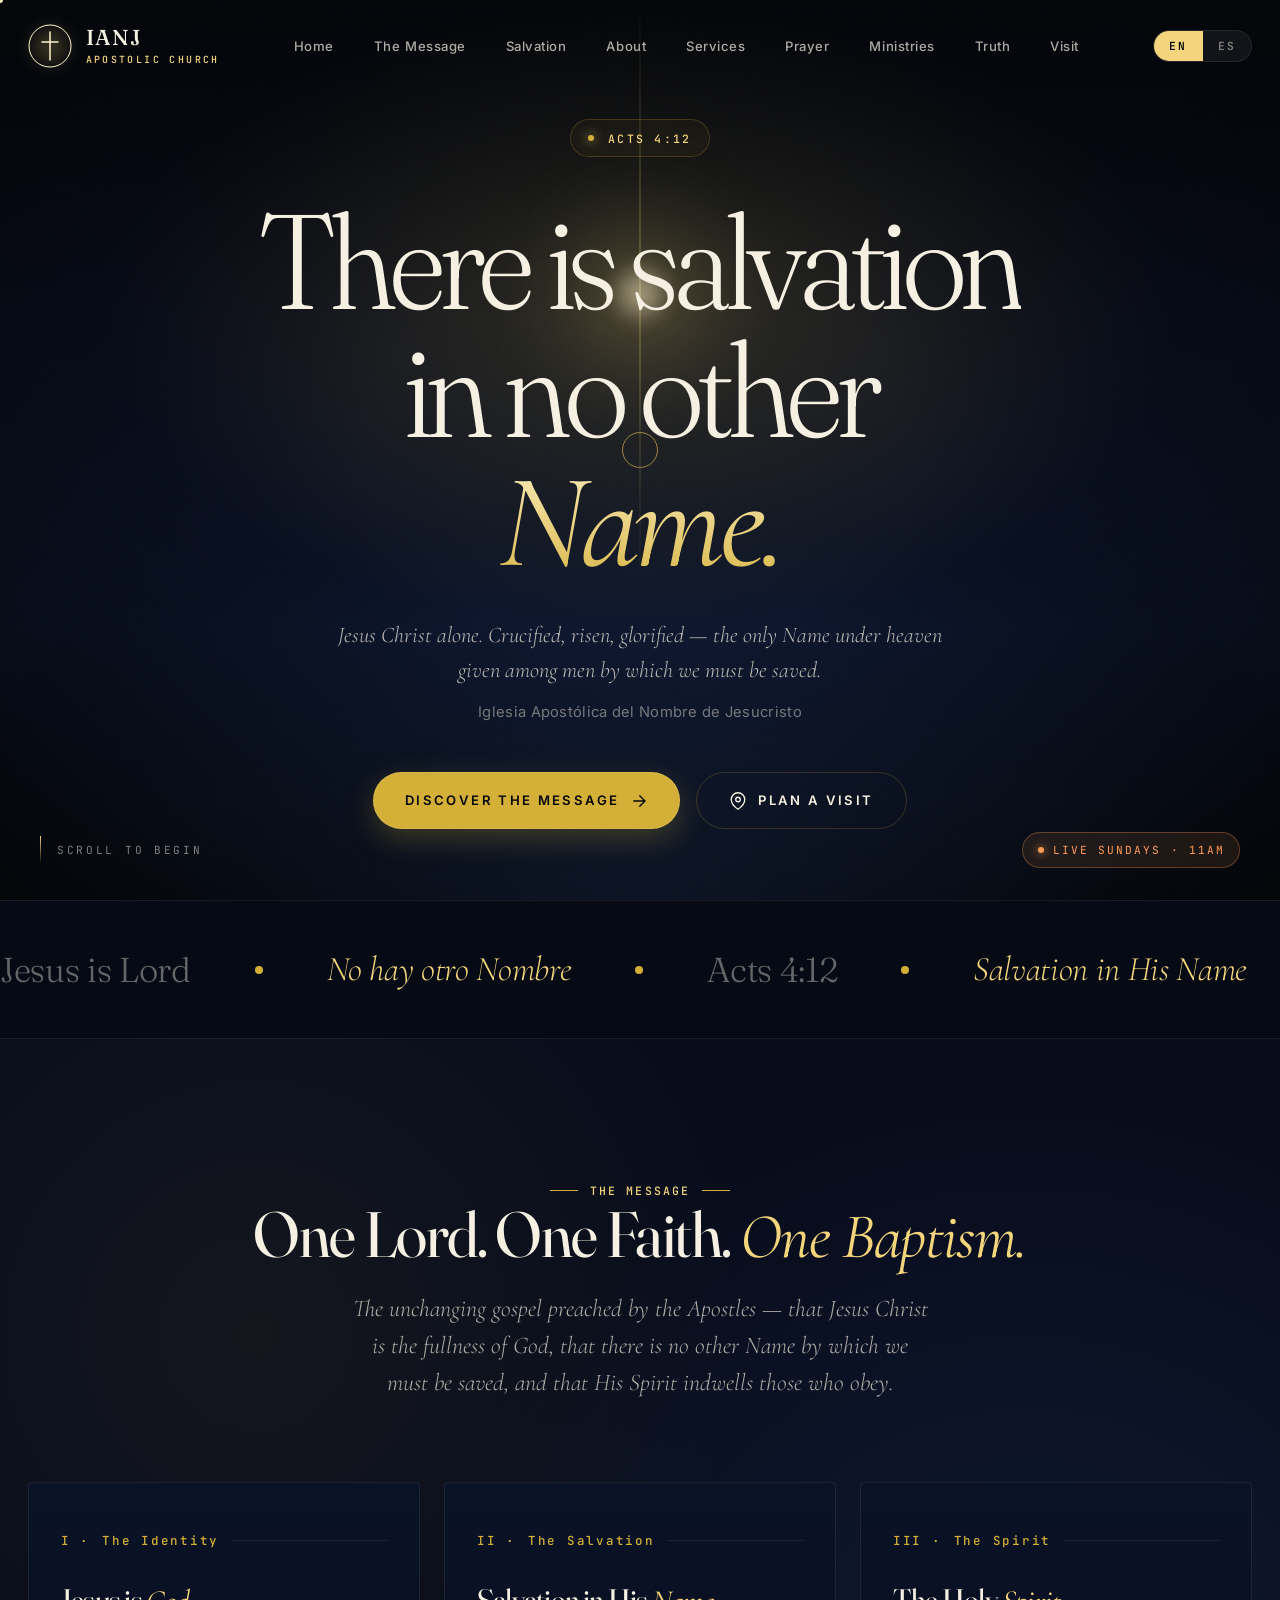
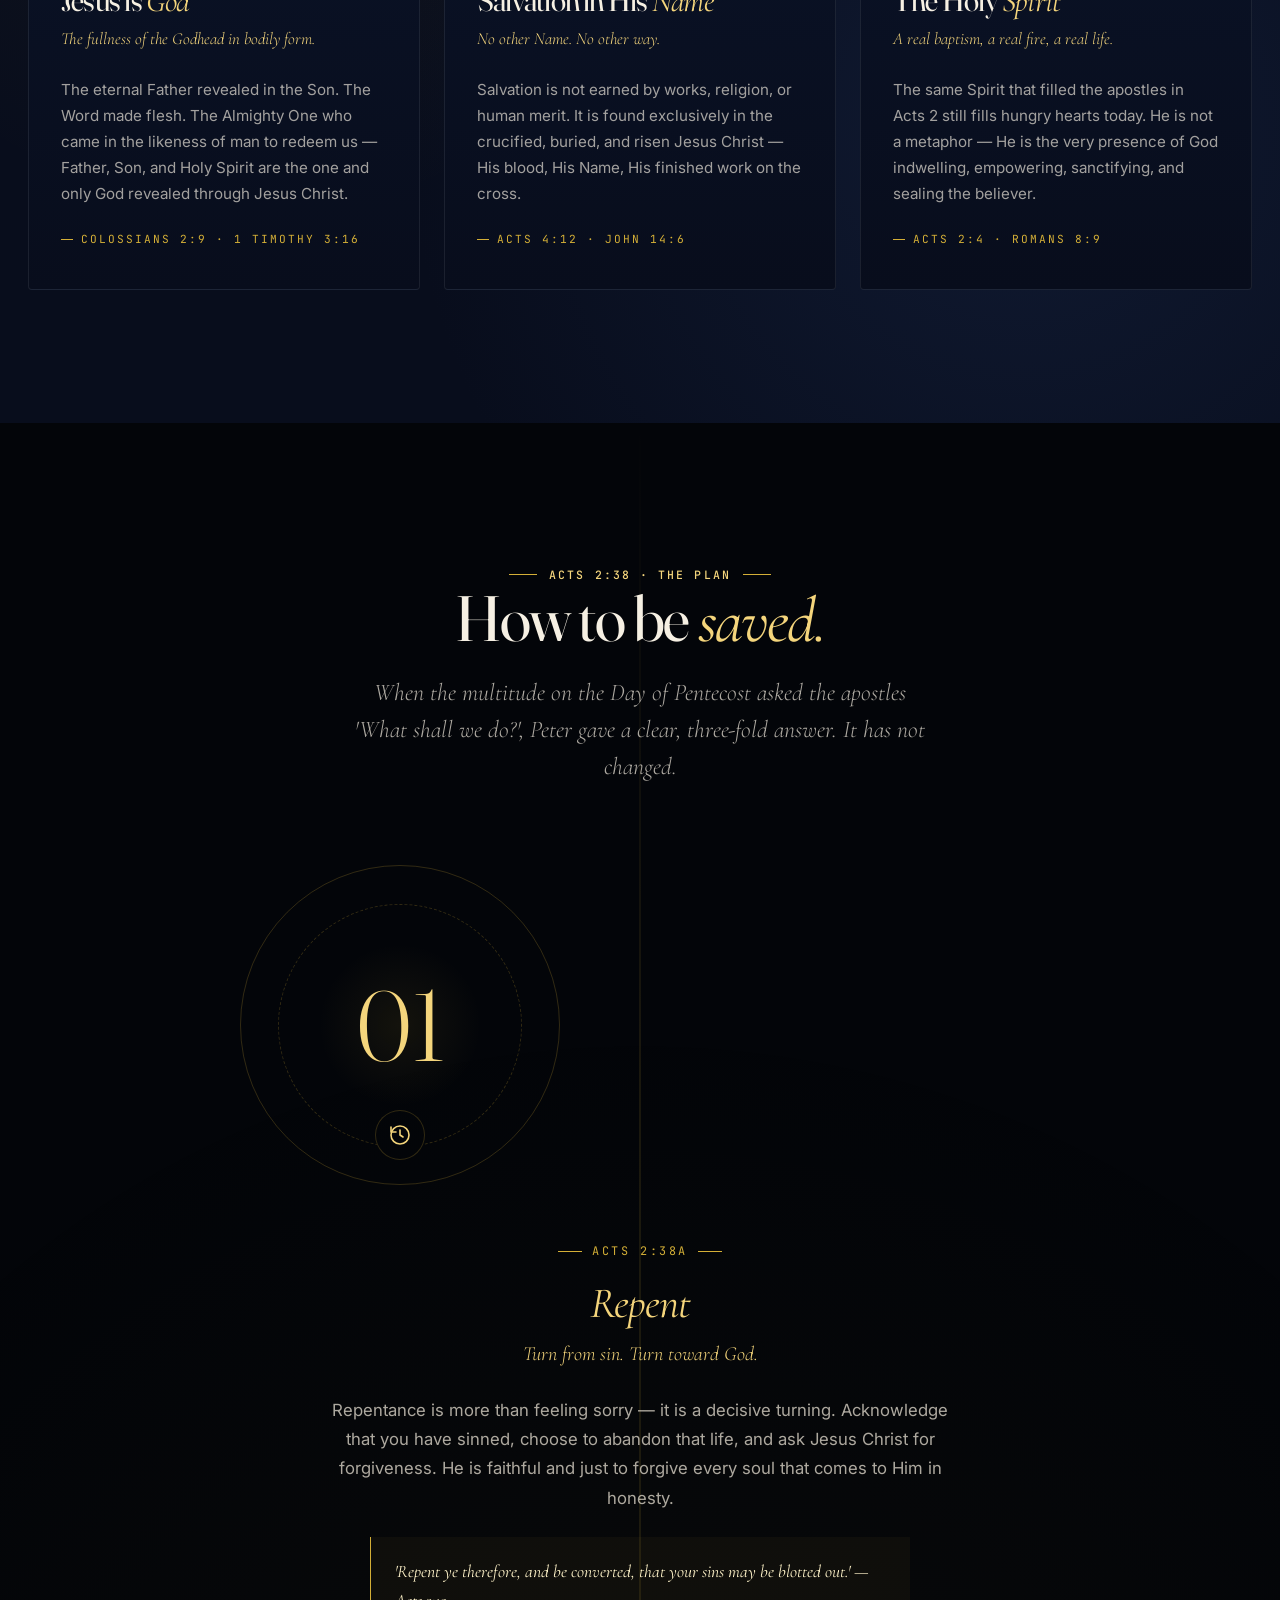
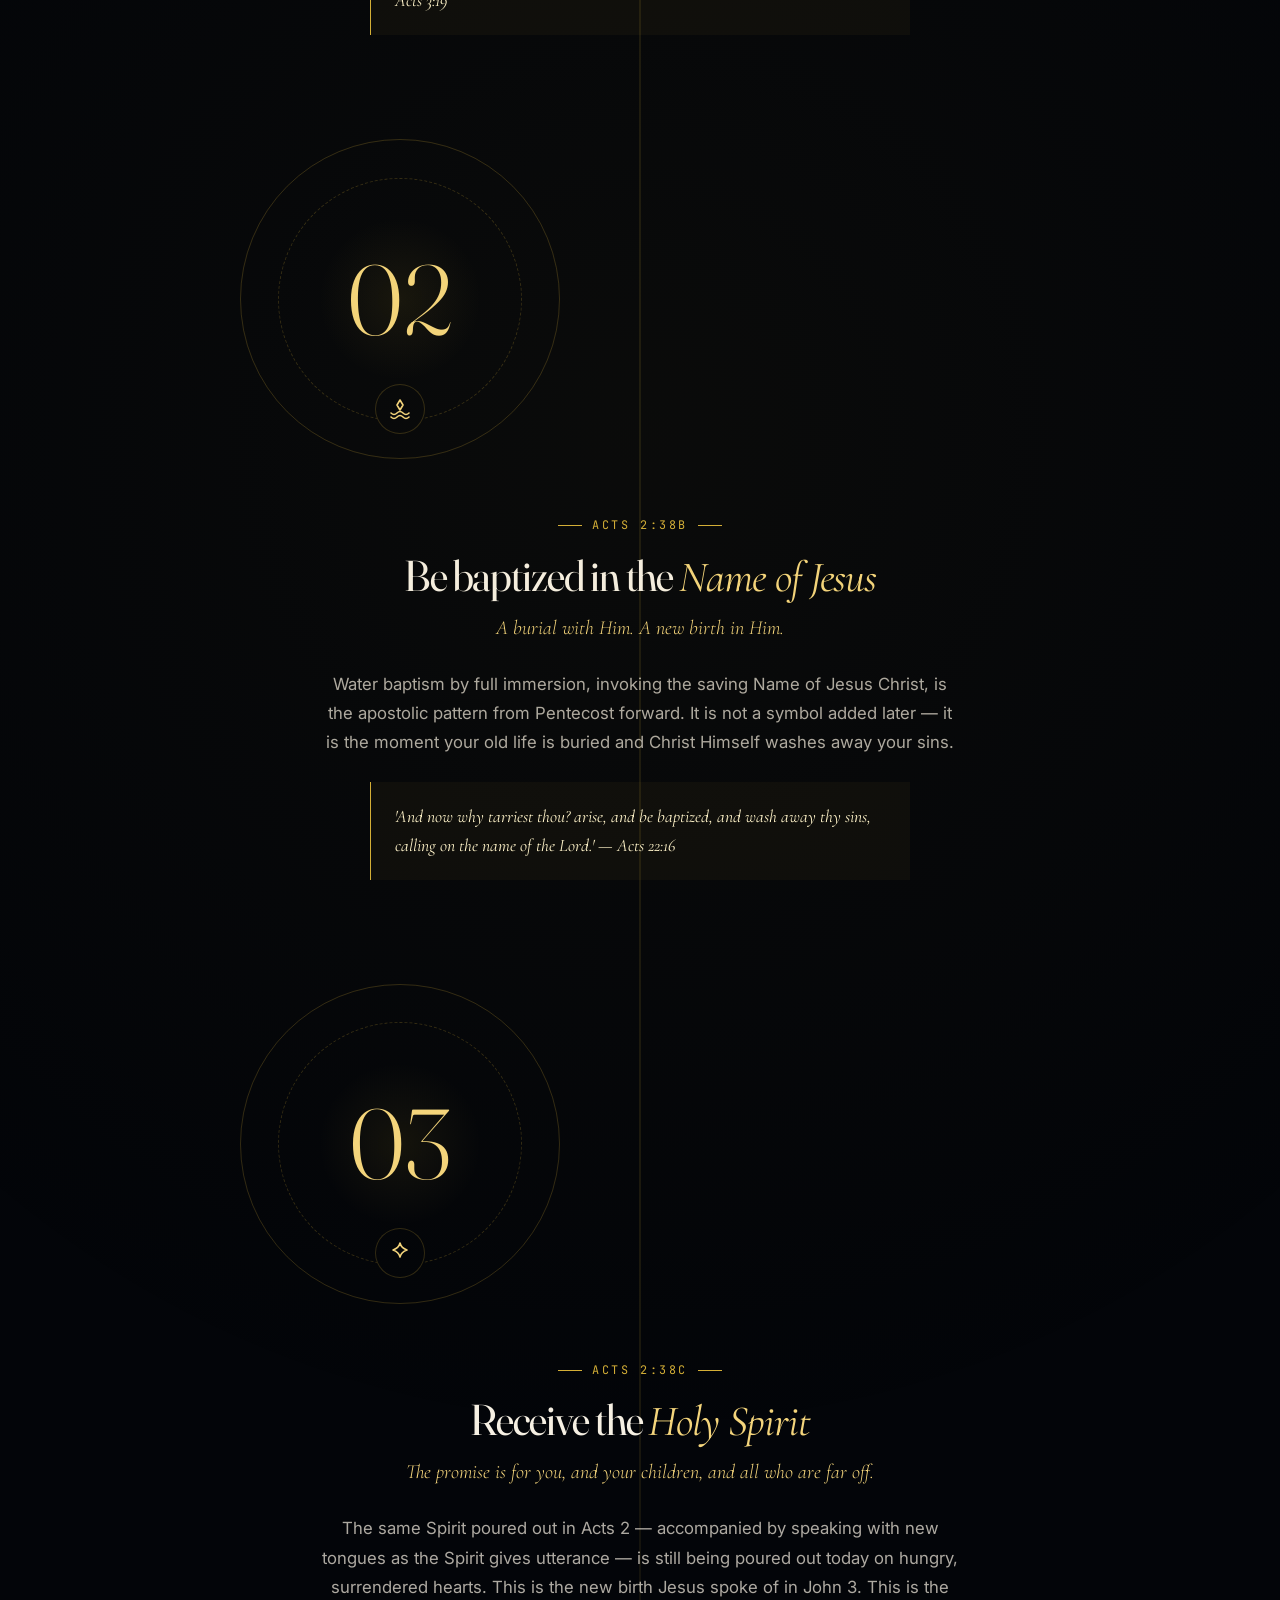
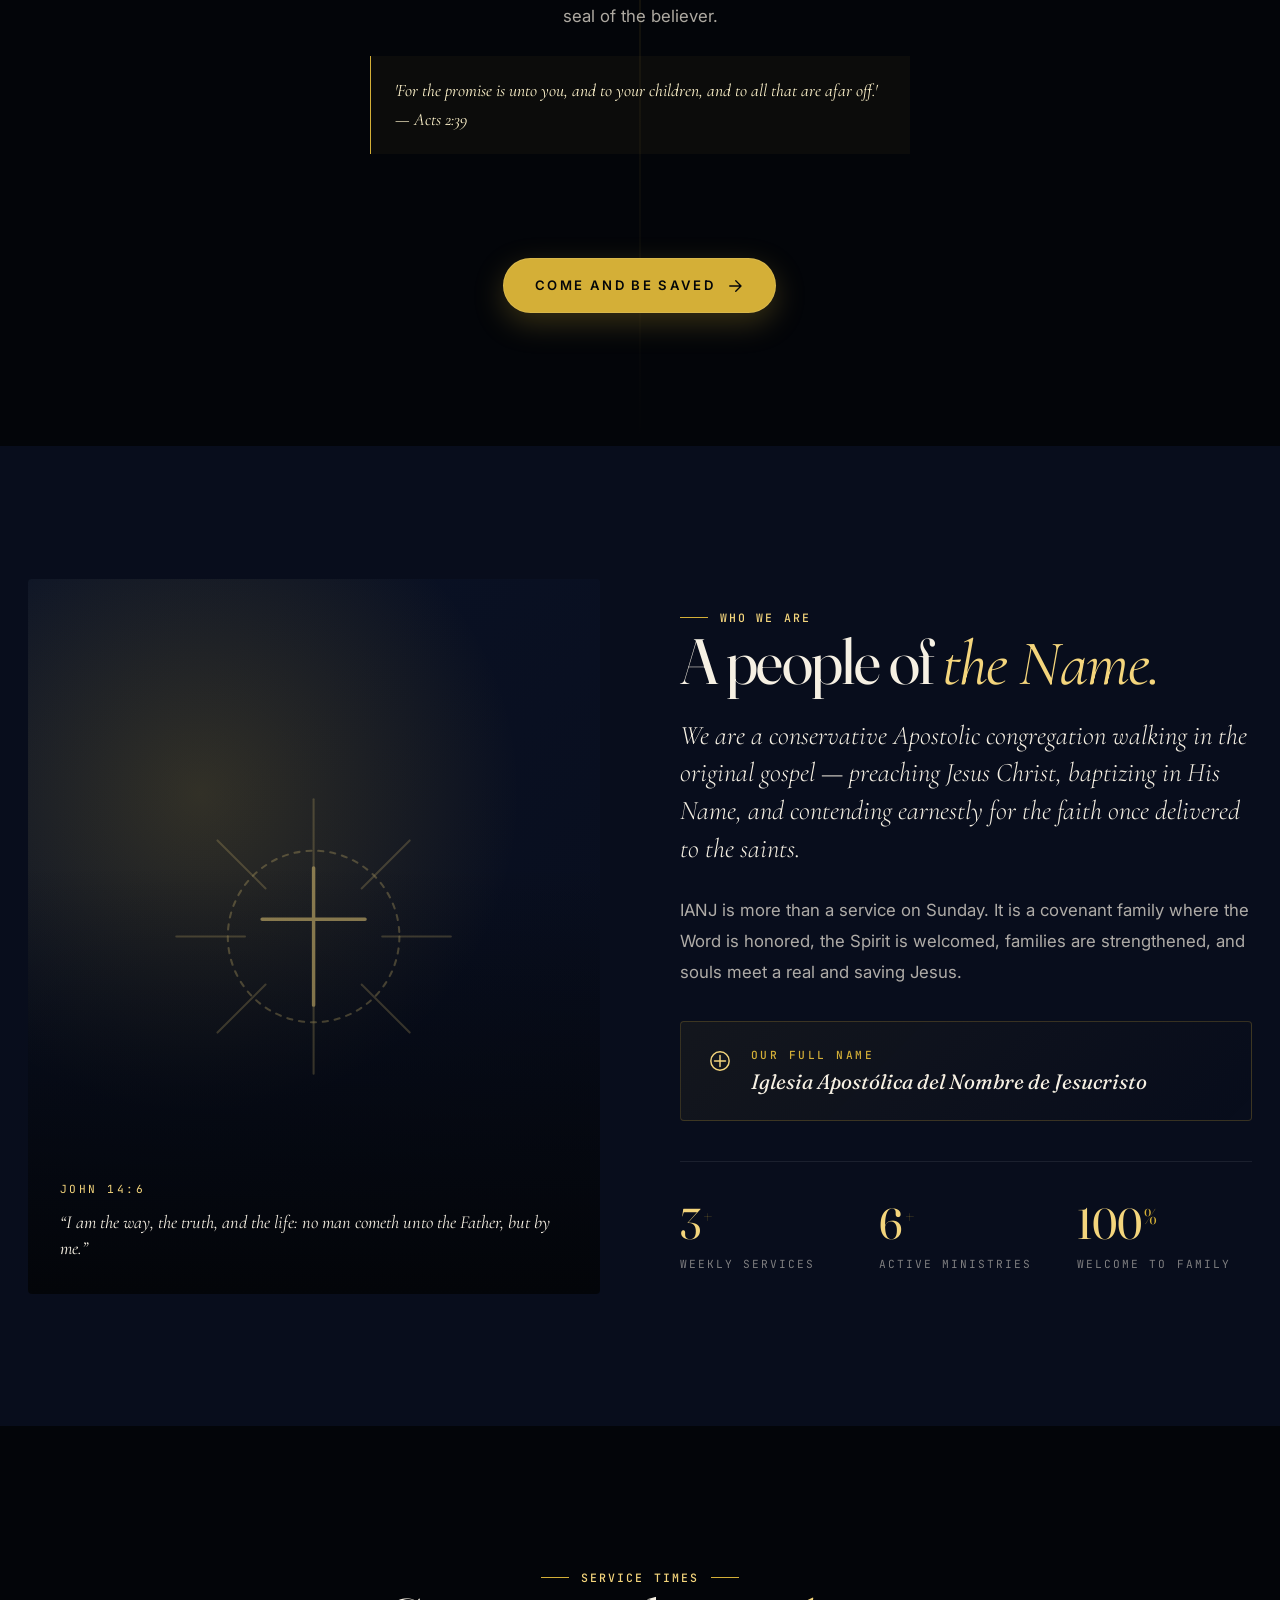
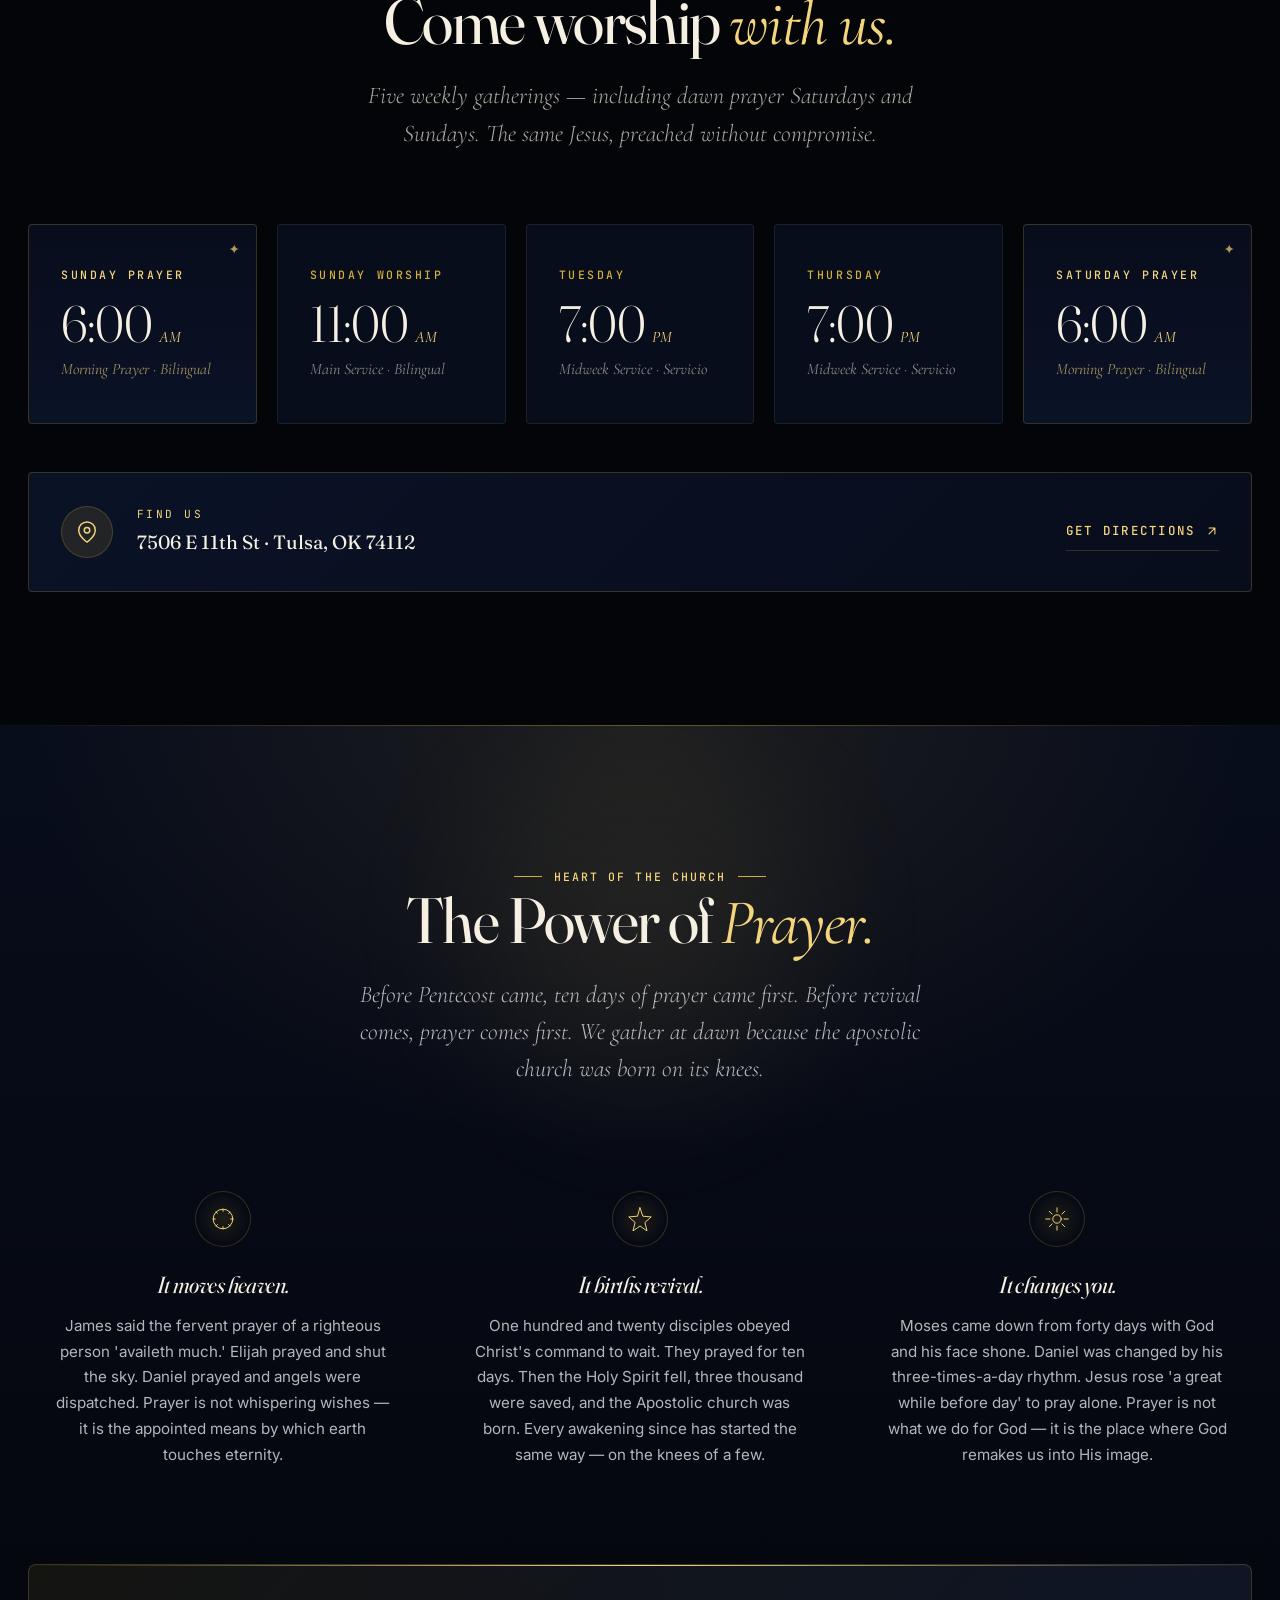
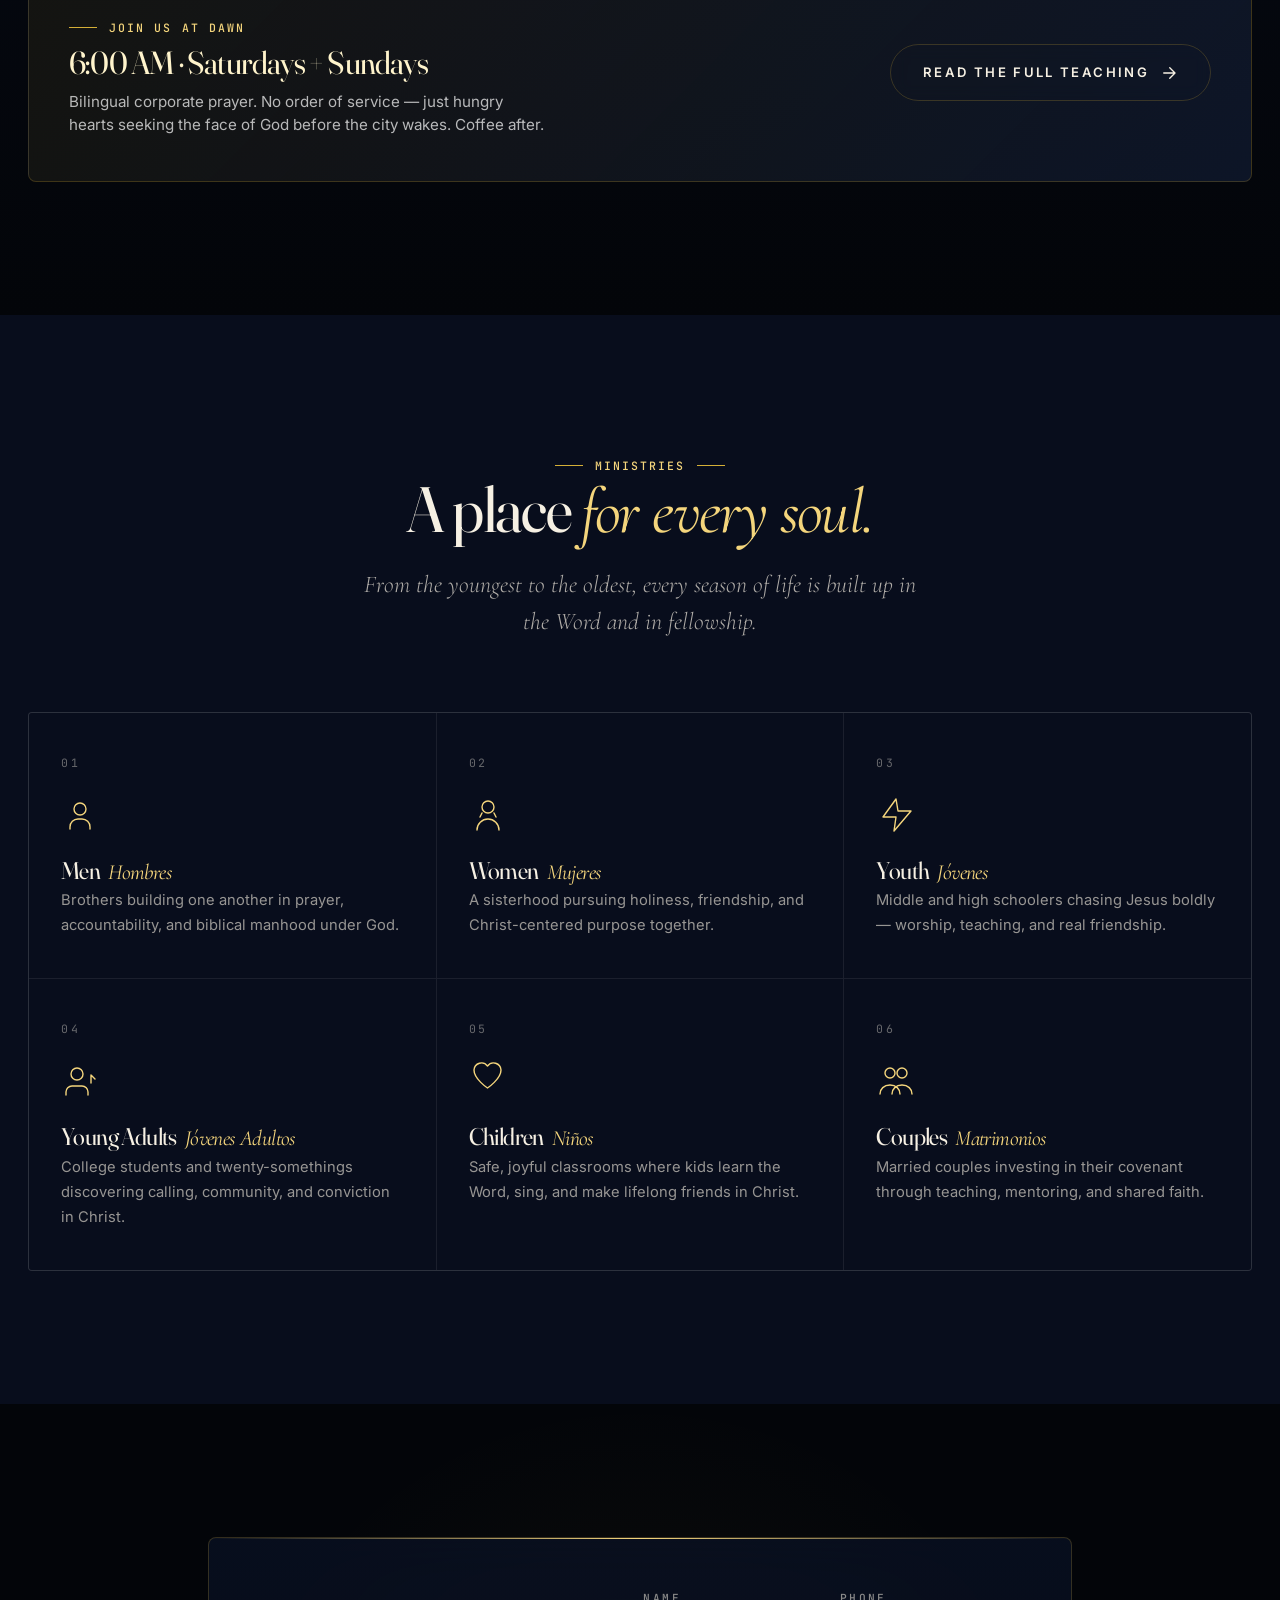
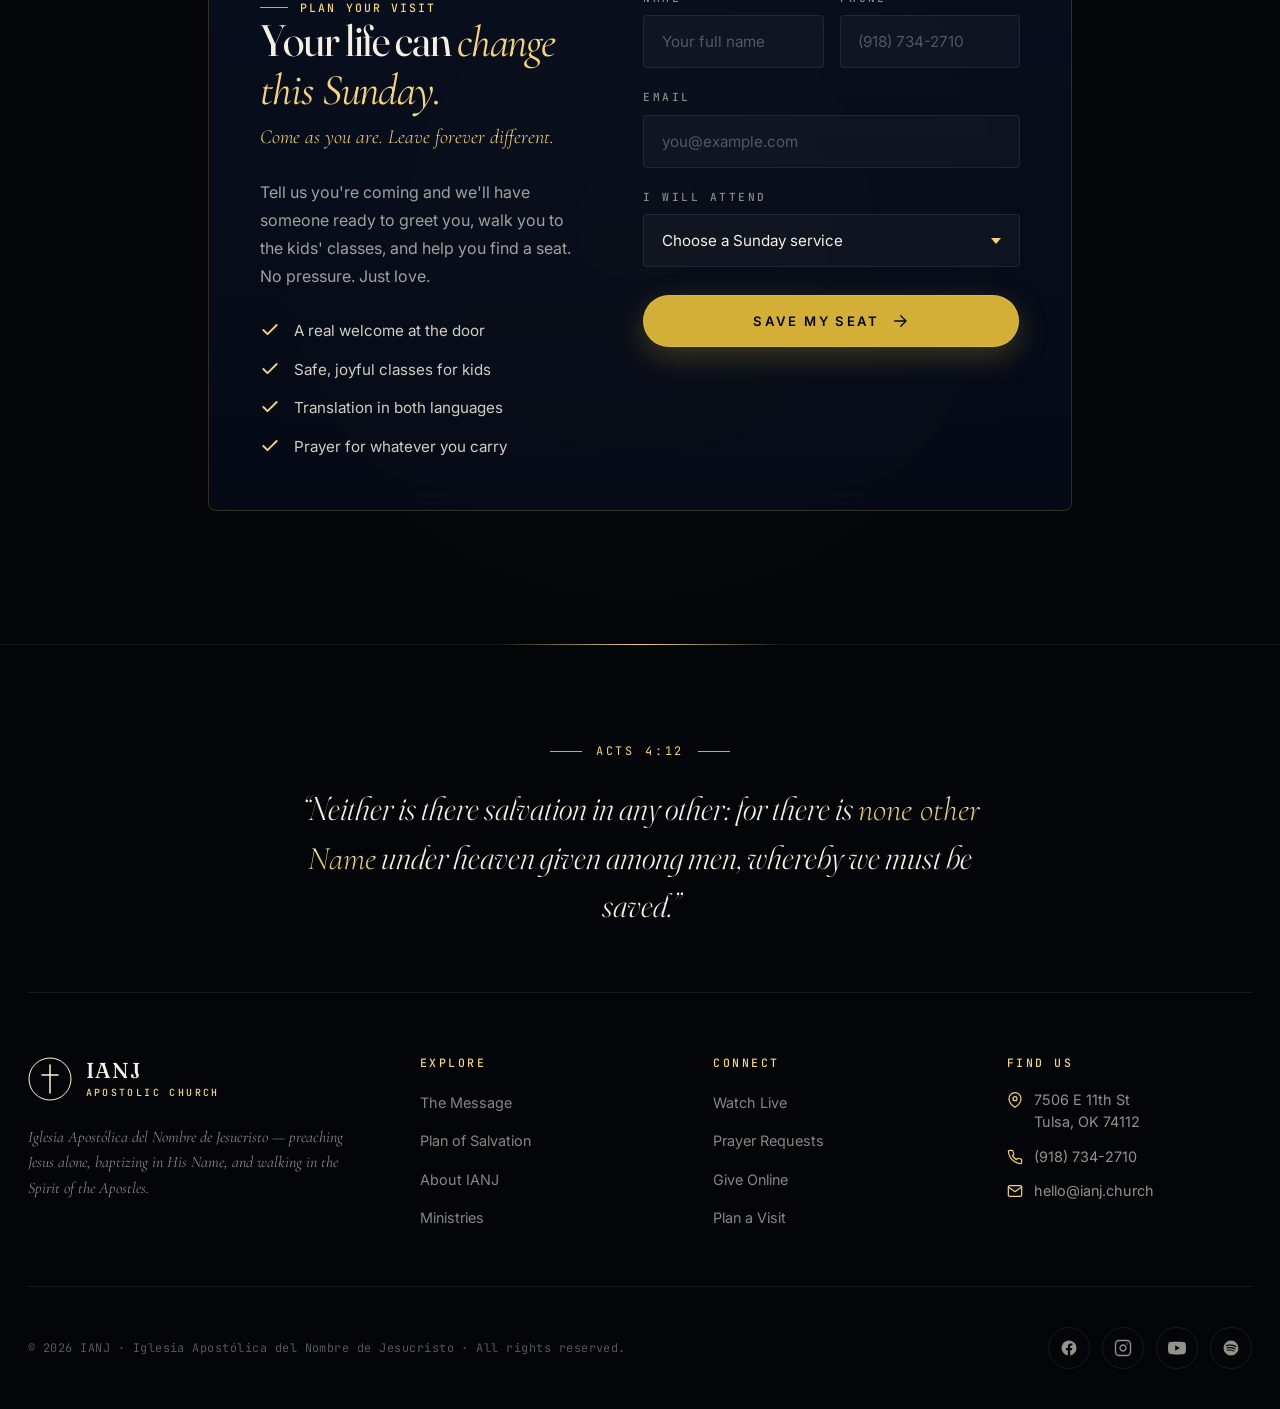
<file: index.html>
<!DOCTYPE html>
<html lang="en">
<head>
<meta charset="UTF-8" />
<meta name="viewport" content="width=device-width, initial-scale=1.0" />
<!-- ====================================================================
     PRIMARY SEO META — Optimized for "iglesia apostólica houston",
     "apostolic church houston", brand "IANJ", and Acts 2:38 doctrine
     ==================================================================== -->
<title>IANJ — Iglesia Apostólica del Nombre de Jesucristo | Tulsa</title>
<meta name="description" content="Iglesia Apostólica del Nombre de Jesucristo (IANJ) — bilingual Apostolic Pentecostal church in Tulsa preaching salvation through Jesus Christ alone. Acts 2:38. Plan your visit this Sunday." />
<meta name="keywords" content="iglesia apostólica del nombre de jesucristo, IANJ, apostolic church houston, iglesia apostólica houston, oneness pentecostal, apostolic pentecostal, jesus name baptism, baptism in jesus name, acts 2:38, acts 4:12, bilingual church houston, iglesia hispana houston, spanish church houston, salvation jesus christ alone, plan of salvation, hispanic apostolic church" />
<meta name="author" content="Iglesia Apostólica del Nombre de Jesucristo" />
<meta name="publisher" content="IANJ Apostolic Church" />
<meta name="copyright" content="© 2026 IANJ Church" />
<meta name="robots" content="index, follow, max-snippet:-1, max-image-preview:large, max-video-preview:-1" />
<meta name="googlebot" content="index, follow" />
<meta name="bingbot" content="index, follow" />
<meta name="rating" content="General" />
<meta name="distribution" content="global" />
<meta name="revisit-after" content="7 days" />
<meta name="geo.region" content="US-OK" />
<meta name="geo.placename" content="Tulsa" />
<meta name="geo.position" content="36.1395;-95.8956" />
<meta name="ICBM" content="36.1395, -95.8956" />

<!-- Mobile / PWA -->
<meta name="theme-color" content="#050810" media="(prefers-color-scheme: dark)" />
<meta name="theme-color" content="#0a1226" />
<meta name="color-scheme" content="dark" />
<meta name="format-detection" content="telephone=yes" />
<meta name="mobile-web-app-capable" content="yes" />
<meta name="apple-mobile-web-app-capable" content="yes" />
<meta name="apple-mobile-web-app-status-bar-style" content="black-translucent" />
<meta name="apple-mobile-web-app-title" content="IANJ Church" />
<meta name="application-name" content="IANJ Church" />
<meta name="msapplication-TileColor" content="#050810" />

<!-- ====================================================================
     CANONICAL + HREFLANG — Bilingual EN/ES signals to search engines
     ==================================================================== -->
<link rel="canonical" href="https://vistadigitalai.github.io/IANJ-Church-website/" />
<link rel="alternate" hreflang="en" href="https://vistadigitalai.github.io/IANJ-Church-website/" />
<link rel="alternate" hreflang="en-US" href="https://vistadigitalai.github.io/IANJ-Church-website/" />
<link rel="alternate" hreflang="es" href="https://vistadigitalai.github.io/IANJ-Church-website/?lang=es" />
<link rel="alternate" hreflang="es-US" href="https://vistadigitalai.github.io/IANJ-Church-website/?lang=es" />
<link rel="alternate" hreflang="es-MX" href="https://vistadigitalai.github.io/IANJ-Church-website/?lang=es" />
<link rel="alternate" hreflang="x-default" href="https://vistadigitalai.github.io/IANJ-Church-website/" />

<!-- ====================================================================
     OPEN GRAPH — Facebook, WhatsApp, iMessage, Slack link previews
     ==================================================================== -->
<meta property="og:type" content="website" />
<meta property="og:url" content="https://vistadigitalai.github.io/IANJ-Church-website/" />
<meta property="og:title" content="IANJ — Iglesia Apostólica del Nombre de Jesucristo" />
<meta property="og:description" content="There is salvation in no other Name. Bilingual Apostolic church in Tulsa preaching Jesus Christ alone. Acts 2:38. Plan your visit this Sunday." />
<meta property="og:site_name" content="IANJ Apostolic Church" />
<meta property="og:locale" content="en_US" />
<meta property="og:locale:alternate" content="es_US" />
<meta property="og:image" content="https://vistadigitalai.github.io/IANJ-Church-website/og-image.svg" />
<meta property="og:image:secure_url" content="https://vistadigitalai.github.io/IANJ-Church-website/og-image.svg" />
<meta property="og:image:type" content="image/svg+xml" />
<meta property="og:image:width" content="1200" />
<meta property="og:image:height" content="630" />
<meta property="og:image:alt" content="IANJ — Iglesia Apostólica del Nombre de Jesucristo — Acts 4:12" />

<!-- ====================================================================
     TWITTER CARD
     ==================================================================== -->
<meta name="twitter:card" content="summary_large_image" />
<meta name="twitter:url" content="https://vistadigitalai.github.io/IANJ-Church-website/" />
<meta name="twitter:title" content="IANJ — Iglesia Apostólica del Nombre de Jesucristo" />
<meta name="twitter:description" content="There is salvation in no other Name. Bilingual Apostolic church in Tulsa preaching Jesus Christ alone. Plan your visit this Sunday." />
<meta name="twitter:image" content="https://vistadigitalai.github.io/IANJ-Church-website/og-image.svg" />
<meta name="twitter:image:alt" content="IANJ — Iglesia Apostólica del Nombre de Jesucristo" />

<!-- ====================================================================
     ICONS, MANIFEST, FEEDS
     ==================================================================== -->
<link rel="icon" type="image/svg+xml" href="favicon.svg" />
<link rel="apple-touch-icon" href="favicon.svg" />
<link rel="mask-icon" href="favicon.svg" color="#d4af37" />
<link rel="manifest" href="manifest.webmanifest" />
<link rel="sitemap" type="application/xml" href="sitemap.xml" />

<!-- ====================================================================
     FONTS — Preconnect (performance) + display swap (LCP)
     ==================================================================== -->
<link rel="preconnect" href="https://fonts.googleapis.com" />
<link rel="preconnect" href="https://fonts.gstatic.com" crossorigin />
<link rel="dns-prefetch" href="//fonts.googleapis.com" />
<link rel="dns-prefetch" href="//fonts.gstatic.com" />
<link href="https://fonts.googleapis.com/css2?family=Cormorant+Garamond:ital,wght@0,300;0,400;0,500;0,600;0,700;1,300;1,400;1,500&family=Fraunces:ital,opsz,wght@0,9..144,300;0,9..144,400;0,9..144,500;0,9..144,600;0,9..144,700;1,9..144,400&family=Inter:wght@300;400;500;600;700&family=JetBrains+Mono:wght@400;500&display=swap" rel="stylesheet" />
<style>
  /* ============================================================
     DESIGN TOKENS — Sacred Cinematic
     ============================================================ */
  :root {
    /* Depth — black to night sky */
    --void: #030509;
    --night: #060a14;
    --abyss: #080d1c;
    --midnight: #0a1226;
    --indigo: #131e3a;
    --azure: #1c2d52;
    --slate: #2a3a5c;

    /* Light — gold and ember */
    --gold-1: #fff4cc;
    --gold-2: #f4d57c;
    --gold-3: #d4af37;
    --gold-4: #b08e3e;
    --gold-5: #8a6e2a;
    --ember: #ff9c54;

    /* Surface */
    --ivory: #f6f0e3;
    --cream: #fbf7ed;
    --paper: #efe7d3;
    --mist: rgba(255, 255, 255, 0.06);
    --mist-hi: rgba(255, 255, 255, 0.10);
    --line: rgba(255, 255, 255, 0.08);
    --line-gold: rgba(212, 175, 55, 0.22);

    /* Type */
    --font-display: 'Fraunces', 'Cormorant Garamond', Georgia, serif;
    --font-serif: 'Cormorant Garamond', Georgia, serif;
    --font-sans: 'Inter', -apple-system, BlinkMacSystemFont, system-ui, sans-serif;
    --font-mono: 'JetBrains Mono', ui-monospace, 'SF Mono', Menlo, monospace;

    --text-mono: 0.72rem;
    --text-sm: 0.875rem;
    --text-base: 1rem;
    --text-lg: 1.125rem;
    --text-xl: clamp(1.25rem, 1.05rem + 0.6vw, 1.5rem);
    --text-2xl: clamp(1.5rem, 1.2rem + 1vw, 2rem);
    --text-3xl: clamp(2rem, 1.5rem + 2vw, 2.75rem);
    --text-4xl: clamp(2.5rem, 1.8rem + 3vw, 4rem);
    --text-display: clamp(3rem, 2rem + 5.5vw, 6.5rem);
    --text-hero: clamp(3.5rem, 2rem + 8vw, 9rem);

    /* Spacing */
    --space-section: clamp(5rem, 3.5rem + 6vw, 10rem);
    --container: 1280px;
    --container-narrow: 920px;
    --container-tight: 760px;

    /* Motion */
    --ease-out-expo: cubic-bezier(0.16, 1, 0.3, 1);
    --ease-out-quart: cubic-bezier(0.25, 1, 0.5, 1);
    --ease-in-out: cubic-bezier(0.65, 0, 0.35, 1);
    --d-fast: 240ms;
    --d-med: 480ms;
    --d-slow: 800ms;
    --d-cinema: 1400ms;
  }

  /* ============================================================
     RESET & BASE
     ============================================================ */
  *, *::before, *::after { box-sizing: border-box; }
  * { margin: 0; padding: 0; }

  html {
    scroll-behavior: smooth;
    -webkit-text-size-adjust: 100%;
  }

  body {
    font-family: var(--font-sans);
    font-size: var(--text-base);
    line-height: 1.65;
    color: var(--ivory);
    background: var(--void);
    -webkit-font-smoothing: antialiased;
    -moz-osx-font-smoothing: grayscale;
    overflow-x: hidden;
    text-rendering: optimizeLegibility;
  }

  body::before {
    /* Film grain — adds organic warmth */
    content: '';
    position: fixed;
    inset: 0;
    pointer-events: none;
    z-index: 200;
    opacity: 0.05;
    mix-blend-mode: overlay;
    background-image: url("data:image/svg+xml;charset=utf-8,%3Csvg viewBox='0 0 200 200' xmlns='http://www.w3.org/2000/svg'%3E%3Cfilter id='n'%3E%3CfeTurbulence type='fractalNoise' baseFrequency='0.85' numOctaves='2' stitchTiles='stitch'/%3E%3C/filter%3E%3Crect width='100%25' height='100%25' filter='url(%23n)'/%3E%3C/svg%3E");
  }

  img, svg { display: block; max-width: 100%; height: auto; }
  a { color: inherit; text-decoration: none; transition: color var(--d-fast) var(--ease-out-quart); }
  button { font-family: inherit; font-size: inherit; background: none; border: none; cursor: pointer; color: inherit; }
  input, select, textarea { font-family: inherit; font-size: inherit; }

  h1, h2, h3, h4 {
    font-family: var(--font-display);
    font-weight: 400;
    line-height: 1.05;
    letter-spacing: -0.025em;
    color: var(--ivory);
    font-variation-settings: "opsz" 144;
  }

  ::selection { background: var(--gold-3); color: var(--void); }

  /* Custom scrollbar */
  ::-webkit-scrollbar { width: 8px; height: 8px; }
  ::-webkit-scrollbar-track { background: var(--void); }
  ::-webkit-scrollbar-thumb { background: var(--indigo); border-radius: 4px; }
  ::-webkit-scrollbar-thumb:hover { background: var(--gold-5); }

  /* ============================================================
     LAYOUT
     ============================================================ */
  .container {
    width: 100%;
    max-width: var(--container);
    margin: 0 auto;
    padding: 0 1.75rem;
  }
  .container-narrow { width: 100%; max-width: var(--container-narrow); margin: 0 auto; padding: 0 1.75rem; }
  .container-tight { width: 100%; max-width: var(--container-tight); margin: 0 auto; padding: 0 1.75rem; }

  .section { padding-block: var(--space-section); position: relative; }

  /* ============================================================
     COMPONENT — Eyebrow / Scripture chip
     ============================================================ */
  .eyebrow {
    display: inline-flex;
    align-items: center;
    gap: 0.75rem;
    font-family: var(--font-mono);
    font-size: var(--text-mono);
    font-weight: 500;
    letter-spacing: 0.18em;
    text-transform: uppercase;
    color: var(--gold-2);
  }
  .eyebrow::before {
    content: '';
    width: 28px;
    height: 1px;
    background: var(--gold-3);
  }

  .scripture-chip {
    display: inline-flex;
    align-items: center;
    gap: 0.85rem;
    padding: 0.55rem 1.1rem;
    border: 1px solid var(--line-gold);
    border-radius: 999px;
    background: rgba(212, 175, 55, 0.04);
    backdrop-filter: blur(8px);
    font-family: var(--font-mono);
    font-size: 0.72rem;
    font-weight: 500;
    letter-spacing: 0.2em;
    text-transform: uppercase;
    color: var(--gold-2);
  }
  .scripture-chip::before {
    content: '';
    width: 6px;
    height: 6px;
    border-radius: 50%;
    background: var(--gold-3);
    box-shadow: 0 0 12px var(--gold-2);
    animation: pulse 2.4s ease-in-out infinite;
  }
  @keyframes pulse {
    0%, 100% { opacity: 0.5; transform: scale(1); }
    50% { opacity: 1; transform: scale(1.25); }
  }

  .section-title {
    font-size: var(--text-4xl);
    margin-bottom: 1.25rem;
  }
  .section-title em {
    font-family: var(--font-serif);
    font-style: italic;
    font-weight: 400;
    color: var(--gold-2);
  }
  .section-lead {
    font-family: var(--font-serif);
    font-size: var(--text-xl);
    font-style: italic;
    line-height: 1.55;
    color: rgba(246, 240, 227, 0.7);
    max-width: 58ch;
    font-weight: 300;
  }

  .section-header { margin-bottom: 4.5rem; }
  .section-header.center { text-align: center; }
  .section-header.center .eyebrow { justify-content: center; }
  .section-header.center .eyebrow::after { content: ''; width: 28px; height: 1px; background: var(--gold-3); }
  .section-header.center .section-lead { margin-inline: auto; }

  /* ============================================================
     COMPONENT — Buttons (magnetic-ready)
     ============================================================ */
  .btn {
    position: relative;
    display: inline-flex;
    align-items: center;
    justify-content: center;
    gap: 0.7rem;
    padding: 1.05rem 2rem;
    font-family: var(--font-sans);
    font-size: 0.82rem;
    font-weight: 600;
    letter-spacing: 0.18em;
    text-transform: uppercase;
    border-radius: 999px;
    transition: transform var(--d-med) var(--ease-out-expo),
                background var(--d-med) var(--ease-out-expo),
                color var(--d-med) var(--ease-out-expo),
                box-shadow var(--d-med) var(--ease-out-expo);
    cursor: pointer;
    min-height: 52px;
    white-space: nowrap;
    will-change: transform;
    isolation: isolate;
    overflow: hidden;
  }
  .btn svg { width: 18px; height: 18px; transition: transform var(--d-med) var(--ease-out-expo); }
  .btn:hover svg { transform: translateX(4px); }

  .btn-primary {
    background: var(--gold-3);
    color: var(--void);
    box-shadow: 0 10px 30px rgba(212, 175, 55, 0.25), inset 0 0 0 1px rgba(255, 255, 255, 0.1);
  }
  .btn-primary::after {
    content: '';
    position: absolute;
    inset: 0;
    border-radius: inherit;
    background: linear-gradient(120deg, transparent, rgba(255, 255, 255, 0.5), transparent);
    transform: translateX(-100%);
    transition: transform var(--d-cinema) var(--ease-out-expo);
    z-index: -1;
  }
  .btn-primary:hover {
    background: var(--gold-2);
    box-shadow: 0 14px 40px rgba(244, 213, 124, 0.4);
  }
  .btn-primary:hover::after { transform: translateX(100%); }

  .btn-ghost {
    background: transparent;
    color: var(--ivory);
    border: 1px solid var(--line-gold);
    backdrop-filter: blur(8px);
  }
  .btn-ghost:hover {
    background: rgba(212, 175, 55, 0.08);
    border-color: var(--gold-2);
    color: var(--gold-1);
  }

  .btn-text {
    display: inline-flex;
    align-items: center;
    gap: 0.6rem;
    color: var(--gold-2);
    font-family: var(--font-mono);
    font-size: 0.78rem;
    font-weight: 500;
    letter-spacing: 0.18em;
    text-transform: uppercase;
    padding: 0.5rem 0;
    border-bottom: 1px solid var(--line-gold);
    transition: all var(--d-med) var(--ease-out-expo);
  }
  .btn-text:hover { color: var(--gold-1); border-color: var(--gold-2); }

  /* ============================================================
     SCROLL PROGRESS BAR
     ============================================================ */
  .progress-bar {
    position: fixed;
    top: 0;
    left: 0;
    height: 2px;
    width: 0%;
    background: linear-gradient(90deg, transparent, var(--gold-3), var(--gold-1));
    z-index: 150;
    transition: width 60ms linear;
    box-shadow: 0 0 12px var(--gold-3);
  }

  /* ============================================================
     CUSTOM CURSOR (desktop only)
     ============================================================ */
  .cursor-dot, .cursor-ring {
    position: fixed;
    top: 0;
    left: 0;
    pointer-events: none;
    z-index: 999;
    border-radius: 50%;
    transform: translate(-50%, -50%);
    mix-blend-mode: difference;
  }
  .cursor-dot {
    width: 6px;
    height: 6px;
    background: var(--gold-1);
    transition: transform 80ms var(--ease-out-quart);
  }
  .cursor-ring {
    width: 36px;
    height: 36px;
    border: 1px solid var(--gold-2);
    transition: transform 320ms var(--ease-out-expo),
                width 320ms var(--ease-out-expo),
                height 320ms var(--ease-out-expo),
                opacity 320ms var(--ease-out-expo);
    opacity: 0.7;
  }
  .cursor-ring.hover {
    width: 56px;
    height: 56px;
    border-color: var(--gold-1);
    background: rgba(244, 213, 124, 0.08);
  }
  @media (hover: none) { .cursor-dot, .cursor-ring { display: none; } }

  /* ============================================================
     NAVBAR
     ============================================================ */
  .navbar {
    position: fixed;
    top: 0;
    left: 0;
    right: 0;
    z-index: 100;
    padding: 1.5rem 0;
    transition: all var(--d-med) var(--ease-out-quart);
  }
  .navbar.scrolled {
    background: rgba(6, 10, 20, 0.78);
    backdrop-filter: blur(20px) saturate(180%);
    -webkit-backdrop-filter: blur(20px) saturate(180%);
    border-bottom: 1px solid var(--line);
    padding: 0.85rem 0;
  }
  .nav-inner {
    display: flex;
    align-items: center;
    justify-content: space-between;
    gap: 2rem;
  }

  .logo {
    display: flex;
    align-items: center;
    gap: 0.85rem;
    color: var(--ivory);
  }
  .logo-mark {
    position: relative;
    width: 44px;
    height: 44px;
    display: flex;
    align-items: center;
    justify-content: center;
    flex-shrink: 0;
  }
  .logo-mark svg { width: 100%; height: 100%; }
  .logo-mark::after {
    content: '';
    position: absolute;
    inset: -4px;
    border-radius: 50%;
    background: radial-gradient(circle, rgba(244, 213, 124, 0.3), transparent 70%);
    filter: blur(8px);
    z-index: -1;
    animation: glow-pulse 4s ease-in-out infinite;
  }
  @keyframes glow-pulse {
    0%, 100% { opacity: 0.5; transform: scale(0.95); }
    50% { opacity: 1; transform: scale(1.1); }
  }
  .logo-text {
    font-family: var(--font-display);
    font-size: 1.35rem;
    font-weight: 500;
    letter-spacing: 0.06em;
    line-height: 1;
  }
  .logo-text .sub {
    display: block;
    font-family: var(--font-mono);
    font-size: 0.62rem;
    font-weight: 500;
    letter-spacing: 0.24em;
    text-transform: uppercase;
    color: var(--gold-2);
    margin-top: 6px;
    font-style: normal;
  }

  .nav-links {
    display: flex;
    align-items: center;
    gap: 2.5rem;
    list-style: none;
  }
  .nav-links a {
    color: rgba(246, 240, 227, 0.7);
    font-size: 0.82rem;
    font-weight: 500;
    letter-spacing: 0.04em;
    position: relative;
    padding: 0.4rem 0;
  }
  .nav-links a::after {
    content: '';
    position: absolute;
    left: 0;
    bottom: -2px;
    width: 0;
    height: 1px;
    background: var(--gold-2);
    transition: width var(--d-med) var(--ease-out-expo);
  }
  .nav-links a:hover { color: var(--gold-1); }
  .nav-links a:hover::after { width: 100%; }

  .nav-actions {
    display: flex;
    align-items: center;
    gap: 1.25rem;
  }

  .lang-toggle {
    display: inline-flex;
    align-items: center;
    gap: 0;
    padding: 0;
    background: var(--mist);
    border: 1px solid var(--line);
    border-radius: 999px;
    overflow: hidden;
    backdrop-filter: blur(8px);
  }
  .lang-toggle button {
    padding: 0.5rem 0.95rem;
    font-family: var(--font-mono);
    font-size: 0.7rem;
    font-weight: 600;
    letter-spacing: 0.18em;
    color: rgba(246, 240, 227, 0.5);
    transition: all var(--d-fast);
  }
  .lang-toggle button.active {
    color: var(--void);
    background: var(--gold-2);
  }
  .lang-toggle button:not(.active):hover { color: var(--gold-1); }

  .menu-btn {
    display: none;
    width: 44px;
    height: 44px;
    flex-direction: column;
    justify-content: center;
    align-items: center;
    gap: 5px;
    color: var(--ivory);
    background: var(--mist);
    border: 1px solid var(--line);
    border-radius: 999px;
  }
  .menu-btn span {
    display: block;
    height: 1.5px;
    width: 18px;
    background: currentColor;
    transition: transform var(--d-fast), opacity var(--d-fast);
  }
  .menu-btn[aria-expanded="true"] span:nth-child(1) { transform: translateY(6.5px) rotate(45deg); }
  .menu-btn[aria-expanded="true"] span:nth-child(2) { opacity: 0; }
  .menu-btn[aria-expanded="true"] span:nth-child(3) { transform: translateY(-6.5px) rotate(-45deg); }

  /* ============================================================
     HERO — Cinematic, message-first
     ============================================================ */
  .hero {
    position: relative;
    min-height: 100vh;
    min-height: 100svh;
    display: flex;
    flex-direction: column;
    align-items: center;
    justify-content: center;
    text-align: center;
    overflow: hidden;
    isolation: isolate;
    padding: 7rem 1.75rem 4rem;
  }

  /* Background layers — multi-depth */
  .hero-canvas {
    position: absolute;
    inset: 0;
    z-index: -3;
  }
  .hero-gradient {
    position: absolute;
    inset: 0;
    z-index: -2;
    background:
      radial-gradient(ellipse 60% 50% at 50% 35%, rgba(212, 175, 55, 0.18) 0%, transparent 70%),
      radial-gradient(ellipse 80% 60% at 50% 100%, rgba(28, 45, 82, 0.6) 0%, transparent 70%),
      linear-gradient(180deg, var(--void) 0%, var(--abyss) 35%, var(--midnight) 70%, var(--void) 100%);
  }
  .hero-vignette {
    position: absolute;
    inset: 0;
    z-index: -1;
    background:
      radial-gradient(ellipse at center, transparent 30%, rgba(3, 5, 9, 0.5) 80%, var(--void) 100%);
    pointer-events: none;
  }

  /* Central light beam */
  .hero-beam {
    position: absolute;
    top: 0;
    left: 50%;
    transform: translateX(-50%);
    width: 1px;
    height: 65vh;
    background: linear-gradient(180deg, transparent 0%, rgba(244, 213, 124, 0.5) 50%, transparent 100%);
    z-index: -1;
    animation: beam-pulse 6s var(--ease-in-out) infinite;
  }
  @keyframes beam-pulse {
    0%, 100% { opacity: 0.3; height: 60vh; }
    50% { opacity: 1; height: 70vh; }
  }
  .hero-beam::before,
  .hero-beam::after {
    content: '';
    position: absolute;
    top: 50%;
    left: 50%;
    width: 240px;
    height: 240px;
    border-radius: 50%;
    transform: translate(-50%, -50%);
    background: radial-gradient(circle, rgba(244, 213, 124, 0.25) 0%, transparent 60%);
    filter: blur(40px);
    animation: glow-pulse 6s var(--ease-in-out) infinite;
  }
  .hero-beam::after {
    width: 80px;
    height: 80px;
    background: radial-gradient(circle, rgba(255, 244, 204, 0.6) 0%, transparent 60%);
    filter: blur(8px);
  }

  .hero-content {
    position: relative;
    z-index: 1;
    max-width: 1000px;
  }

  .hero-eyebrow {
    margin-bottom: 2.5rem;
    opacity: 0;
    transform: translateY(20px);
    animation: rise-in 1s var(--ease-out-expo) 0.2s forwards;
  }

  .hero h1 {
    font-family: var(--font-display);
    font-size: var(--text-hero);
    font-weight: 300;
    line-height: 0.95;
    letter-spacing: -0.04em;
    margin-bottom: 2rem;
    font-variation-settings: "opsz" 144, "SOFT" 50;
  }
  .hero h1 .line {
    display: block;
    overflow: hidden;
  }
  .hero h1 .line > span {
    display: inline-block;
    opacity: 0;
    transform: translateY(100%);
    animation: line-rise 1.2s var(--ease-out-expo) forwards;
  }
  .hero h1 .line:nth-child(1) > span { animation-delay: 0.4s; }
  .hero h1 .line:nth-child(2) > span { animation-delay: 0.7s; }
  .hero h1 .line:nth-child(3) > span { animation-delay: 1.0s; }
  .hero h1 em {
    font-family: var(--font-serif);
    font-style: italic;
    font-weight: 400;
    background: linear-gradient(180deg, var(--gold-1) 0%, var(--gold-3) 100%);
    -webkit-background-clip: text;
    background-clip: text;
    -webkit-text-fill-color: transparent;
    position: relative;
  }
  @keyframes line-rise {
    to { opacity: 1; transform: translateY(0); }
  }
  @keyframes rise-in {
    to { opacity: 1; transform: translateY(0); }
  }

  .hero-sub {
    font-family: var(--font-serif);
    font-size: clamp(1.1rem, 0.9rem + 0.7vw, 1.4rem);
    font-style: italic;
    line-height: 1.55;
    color: rgba(246, 240, 227, 0.75);
    max-width: 620px;
    margin: 0 auto 0.75rem;
    font-weight: 300;
    opacity: 0;
    animation: rise-in 1s var(--ease-out-expo) 1.4s forwards;
  }
  .hero-sub-alt {
    font-family: var(--font-sans);
    font-size: 0.92rem;
    color: rgba(246, 240, 227, 0.45);
    margin-bottom: 3rem;
    letter-spacing: 0.02em;
    opacity: 0;
    animation: rise-in 1s var(--ease-out-expo) 1.55s forwards;
  }

  .hero-cta {
    display: flex;
    flex-wrap: wrap;
    justify-content: center;
    gap: 1rem;
    opacity: 0;
    animation: rise-in 1s var(--ease-out-expo) 1.7s forwards;
  }

  .hero-foot {
    position: absolute;
    bottom: 2rem;
    left: 0;
    right: 0;
    display: flex;
    align-items: center;
    justify-content: space-between;
    padding: 0 2.5rem;
    z-index: 2;
    opacity: 0;
    animation: rise-in 1s var(--ease-out-expo) 2s forwards;
  }
  .hero-foot .scroll-cue {
    display: flex;
    align-items: center;
    gap: 1rem;
    color: rgba(246, 240, 227, 0.5);
    font-family: var(--font-mono);
    font-size: 0.7rem;
    letter-spacing: 0.24em;
    text-transform: uppercase;
  }
  .hero-foot .scroll-cue .bar {
    width: 1px;
    height: 28px;
    background: linear-gradient(180deg, var(--gold-2), transparent);
    position: relative;
    overflow: hidden;
  }
  .hero-foot .scroll-cue .bar::after {
    content: '';
    position: absolute;
    top: -100%;
    left: 0;
    width: 100%;
    height: 50%;
    background: linear-gradient(180deg, transparent, var(--gold-1), transparent);
    animation: scroll-trickle 2.4s linear infinite;
  }
  @keyframes scroll-trickle {
    to { top: 100%; }
  }
  .hero-foot .live-pill {
    display: inline-flex;
    align-items: center;
    gap: 0.6rem;
    padding: 0.5rem 0.9rem;
    background: rgba(255, 156, 84, 0.1);
    border: 1px solid rgba(255, 156, 84, 0.3);
    border-radius: 999px;
    font-family: var(--font-mono);
    font-size: 0.7rem;
    letter-spacing: 0.18em;
    text-transform: uppercase;
    color: var(--ember);
  }
  .hero-foot .live-pill .dot {
    width: 6px;
    height: 6px;
    border-radius: 50%;
    background: var(--ember);
    box-shadow: 0 0 10px var(--ember);
    animation: pulse 1.8s ease-in-out infinite;
  }

  /* ============================================================
     SCRIPTURE MARQUEE
     ============================================================ */
  .marquee {
    position: relative;
    padding: 2.5rem 0;
    background: var(--night);
    border-block: 1px solid var(--line);
    overflow: hidden;
  }
  .marquee-track {
    display: flex;
    gap: 4rem;
    animation: marquee 50s linear infinite;
    width: max-content;
    align-items: center;
  }
  @keyframes marquee {
    to { transform: translateX(-50%); }
  }
  .marquee-item {
    display: inline-flex;
    align-items: center;
    gap: 4rem;
    font-family: var(--font-display);
    font-size: clamp(1.5rem, 1.2rem + 1.2vw, 2.4rem);
    font-weight: 300;
    letter-spacing: -0.01em;
    color: rgba(246, 240, 227, 0.4);
    white-space: nowrap;
  }
  .marquee-item em {
    font-family: var(--font-serif);
    font-style: italic;
    color: var(--gold-2);
  }
  .marquee-item .dot {
    width: 8px;
    height: 8px;
    border-radius: 50%;
    background: var(--gold-3);
    flex-shrink: 0;
  }
  .marquee:hover .marquee-track { animation-play-state: paused; }

  /* ============================================================
     SECTION — The Message / Three Pillars
     ============================================================ */
  .message {
    background: var(--abyss);
    position: relative;
  }
  .message::before {
    content: '';
    position: absolute;
    inset: 0;
    background:
      radial-gradient(circle at 20% 30%, rgba(212, 175, 55, 0.06) 0%, transparent 40%),
      radial-gradient(circle at 80% 70%, rgba(28, 45, 82, 0.4) 0%, transparent 50%);
    pointer-events: none;
  }
  .message .container { position: relative; }

  .pillars {
    display: grid;
    grid-template-columns: repeat(3, 1fr);
    gap: 1.5rem;
    margin-top: 5rem;
  }
  .pillar {
    position: relative;
    padding: 3rem 2rem 2.5rem;
    background: linear-gradient(180deg, var(--midnight) 0%, var(--abyss) 100%);
    border: 1px solid var(--line);
    border-radius: 4px;
    transition: all var(--d-med) var(--ease-out-expo);
    overflow: hidden;
    isolation: isolate;
  }
  .pillar::before {
    content: '';
    position: absolute;
    top: 0;
    left: 0;
    right: 0;
    height: 1px;
    background: linear-gradient(90deg, transparent, var(--gold-3), transparent);
    opacity: 0;
    transition: opacity var(--d-med) var(--ease-out-expo);
  }
  .pillar::after {
    content: '';
    position: absolute;
    inset: 0;
    background: radial-gradient(circle at 50% 0%, rgba(212, 175, 55, 0.08) 0%, transparent 50%);
    opacity: 0;
    transition: opacity var(--d-med) var(--ease-out-expo);
    pointer-events: none;
    z-index: -1;
  }
  .pillar:hover { transform: translateY(-6px); border-color: var(--line-gold); }
  .pillar:hover::before, .pillar:hover::after { opacity: 1; }

  .pillar-num {
    font-family: var(--font-mono);
    font-size: 0.78rem;
    font-weight: 500;
    letter-spacing: 0.22em;
    color: var(--gold-3);
    margin-bottom: 2rem;
    display: flex;
    align-items: center;
    gap: 0.75rem;
  }
  .pillar-num::after {
    content: '';
    flex: 1;
    height: 1px;
    background: var(--line);
  }

  .pillar h3 {
    font-size: clamp(1.6rem, 1.3rem + 0.8vw, 2rem);
    font-weight: 400;
    margin-bottom: 0.4rem;
    line-height: 1.1;
  }
  .pillar h3 em {
    font-family: var(--font-serif);
    font-style: italic;
    color: var(--gold-2);
    font-weight: 400;
  }
  .pillar .sub {
    font-family: var(--font-serif);
    font-style: italic;
    font-size: 1.05rem;
    color: var(--gold-2);
    margin-bottom: 1.5rem;
    font-weight: 300;
  }
  .pillar p {
    color: rgba(246, 240, 227, 0.65);
    font-size: 0.95rem;
    line-height: 1.7;
    margin-bottom: 1.5rem;
  }
  .pillar .verse {
    font-family: var(--font-mono);
    font-size: 0.7rem;
    letter-spacing: 0.18em;
    text-transform: uppercase;
    color: var(--gold-3);
    display: flex;
    align-items: center;
    gap: 0.5rem;
  }
  .pillar .verse::before {
    content: '';
    width: 12px;
    height: 1px;
    background: var(--gold-3);
  }

  /* ============================================================
     SECTION — Plan of Salvation (Acts 2:38 journey)
     ============================================================ */
  .salvation {
    background: var(--void);
    position: relative;
    overflow: hidden;
  }
  .salvation::before {
    content: '';
    position: absolute;
    top: 0; bottom: 0;
    left: 50%;
    transform: translateX(-50%);
    width: 1px;
    background: linear-gradient(180deg, transparent, var(--line-gold) 20%, var(--line-gold) 80%, transparent);
    z-index: 0;
  }
  .salvation::after {
    content: '';
    position: absolute;
    inset: 0;
    background:
      radial-gradient(circle at 50% 50%, rgba(212, 175, 55, 0.04) 0%, transparent 60%);
    pointer-events: none;
  }
  .salvation .container { position: relative; z-index: 1; }

  .steps {
    display: flex;
    flex-direction: column;
    gap: 5rem;
    margin-top: 5rem;
  }
  .step {
    display: grid;
    grid-template-columns: 1fr auto 1fr;
    gap: 3rem;
    align-items: center;
  }
  .step-visual {
    position: relative;
    aspect-ratio: 1;
    max-width: 320px;
    width: 100%;
    justify-self: center;
  }
  .step-visual .ring {
    position: absolute;
    inset: 0;
    border-radius: 50%;
    border: 1px solid var(--line-gold);
    animation: rotate 40s linear infinite;
  }
  .step-visual .ring:nth-child(2) {
    inset: 12%;
    border-style: dashed;
    animation-duration: 25s;
    animation-direction: reverse;
  }
  .step-visual .ring:nth-child(3) {
    inset: 24%;
    background: radial-gradient(circle, rgba(212, 175, 55, 0.08) 0%, transparent 70%);
    border-color: transparent;
  }
  @keyframes rotate {
    to { transform: rotate(360deg); }
  }
  .step-visual .num {
    position: absolute;
    inset: 0;
    display: flex;
    align-items: center;
    justify-content: center;
    font-family: var(--font-display);
    font-size: clamp(4rem, 3rem + 4vw, 6.5rem);
    font-weight: 300;
    color: var(--gold-2);
    font-variation-settings: "opsz" 144;
    line-height: 1;
  }
  .step-visual .icon {
    position: absolute;
    bottom: 8%;
    left: 50%;
    transform: translateX(-50%);
    color: var(--gold-2);
    background: var(--void);
    padding: 0.75rem;
    border: 1px solid var(--line-gold);
    border-radius: 50%;
  }
  .step-visual .icon svg { width: 24px; height: 24px; }

  .step-content {
    grid-column: 1 / -1;
    grid-row: 2;
    text-align: center;
    max-width: 640px;
    margin: 0 auto;
  }
  .step.reverse .step-visual { order: 2; }
  .step .verse-ref {
    font-family: var(--font-mono);
    font-size: 0.74rem;
    letter-spacing: 0.22em;
    text-transform: uppercase;
    color: var(--gold-3);
    margin-bottom: 1rem;
    display: inline-flex;
    align-items: center;
    gap: 0.6rem;
  }
  .step .verse-ref::before, .step .verse-ref::after {
    content: '';
    width: 24px;
    height: 1px;
    background: var(--gold-3);
  }
  .step h3 {
    font-size: clamp(2rem, 1.5rem + 1.5vw, 2.75rem);
    font-weight: 400;
    margin-bottom: 0.6rem;
    line-height: 1.1;
  }
  .step h3 em {
    font-family: var(--font-serif);
    font-style: italic;
    color: var(--gold-2);
  }
  .step .step-sub {
    font-family: var(--font-serif);
    font-size: 1.25rem;
    font-style: italic;
    color: var(--gold-2);
    margin-bottom: 1.5rem;
    font-weight: 300;
  }
  .step p {
    color: rgba(246, 240, 227, 0.7);
    font-size: 1.05rem;
    line-height: 1.75;
    margin-bottom: 1.5rem;
  }
  .step blockquote {
    font-family: var(--font-serif);
    font-style: italic;
    font-size: 1.1rem;
    color: var(--gold-1);
    padding: 1.25rem 1.5rem;
    border-left: 1px solid var(--gold-3);
    background: rgba(212, 175, 55, 0.04);
    margin: 1.5rem auto;
    max-width: 540px;
    text-align: left;
  }

  /* ============================================================
     SECTION — About IANJ
     ============================================================ */
  .about {
    background: var(--abyss);
    position: relative;
  }
  .about-inner {
    display: grid;
    grid-template-columns: 1fr 1fr;
    gap: 5rem;
    align-items: center;
  }
  .about-visual {
    position: relative;
    aspect-ratio: 4/5;
    border-radius: 4px;
    overflow: hidden;
  }
  .about-visual::before {
    content: '';
    position: absolute;
    inset: 0;
    background: linear-gradient(180deg, transparent 40%, var(--void) 100%);
    z-index: 1;
  }
  .about-visual::after {
    content: '';
    position: absolute;
    inset: 0;
    background:
      radial-gradient(circle at 30% 30%, rgba(212, 175, 55, 0.2) 0%, transparent 50%),
      linear-gradient(135deg, var(--midnight) 0%, var(--abyss) 100%);
    z-index: 0;
  }
  .about-visual svg {
    position: absolute;
    inset: 0;
    margin: auto;
    width: 60%;
    height: 60%;
    color: var(--gold-2);
    opacity: 0.5;
    z-index: 1;
    animation: gentle-float 6s ease-in-out infinite;
  }
  @keyframes gentle-float {
    0%, 100% { transform: translateY(0); }
    50% { transform: translateY(-12px); }
  }
  .about-visual .quote {
    position: absolute;
    bottom: 2rem;
    left: 2rem;
    right: 2rem;
    z-index: 2;
    color: var(--ivory);
  }
  .about-visual .quote .ref {
    font-family: var(--font-mono);
    font-size: 0.7rem;
    letter-spacing: 0.22em;
    text-transform: uppercase;
    color: var(--gold-2);
    margin-bottom: 0.75rem;
    display: block;
  }
  .about-visual .quote p {
    font-family: var(--font-serif);
    font-style: italic;
    font-size: 1.15rem;
    line-height: 1.4;
    color: var(--ivory);
  }

  .about-content p {
    color: rgba(246, 240, 227, 0.7);
    font-size: 1.05rem;
    line-height: 1.85;
    margin-bottom: 1.25rem;
  }
  .about-content .lead {
    font-family: var(--font-serif);
    font-size: clamp(1.4rem, 1.2rem + 0.6vw, 1.7rem);
    font-style: italic;
    color: var(--ivory);
    line-height: 1.4;
    margin-bottom: 1.75rem;
    font-weight: 300;
  }
  .about-content .full-name {
    display: flex;
    align-items: flex-start;
    gap: 1.25rem;
    padding: 1.5rem 1.75rem;
    margin: 2rem 0;
    background: linear-gradient(135deg, rgba(212, 175, 55, 0.06), transparent);
    border: 1px solid var(--line-gold);
    border-radius: 4px;
  }
  .about-content .full-name .icon {
    color: var(--gold-2);
    flex-shrink: 0;
    margin-top: 4px;
  }
  .about-content .full-name .label {
    display: block;
    font-family: var(--font-mono);
    font-size: 0.7rem;
    font-weight: 500;
    letter-spacing: 0.22em;
    text-transform: uppercase;
    color: var(--gold-3);
    margin-bottom: 6px;
  }
  .about-content .full-name .name {
    font-family: var(--font-display);
    font-size: 1.3rem;
    color: var(--ivory);
    font-style: italic;
    font-weight: 400;
    line-height: 1.2;
  }

  .stats {
    display: grid;
    grid-template-columns: repeat(3, 1fr);
    gap: 1.5rem;
    margin-top: 2.5rem;
    padding-top: 2.5rem;
    border-top: 1px solid var(--line);
  }
  .stat .num {
    font-family: var(--font-display);
    font-size: clamp(2rem, 1.5rem + 1.5vw, 2.75rem);
    font-weight: 400;
    color: var(--gold-2);
    line-height: 1;
    font-variation-settings: "opsz" 144;
  }
  .stat .num sup {
    font-size: 0.5em;
    color: var(--gold-3);
    margin-left: 2px;
  }
  .stat .label {
    font-family: var(--font-mono);
    font-size: 0.7rem;
    letter-spacing: 0.18em;
    text-transform: uppercase;
    color: rgba(246, 240, 227, 0.5);
    margin-top: 0.6rem;
  }

  /* ============================================================
     SECTION — Services
     ============================================================ */
  .services {
    background: var(--void);
  }
  .services-grid {
    display: grid;
    grid-template-columns: repeat(auto-fit, minmax(210px, 1fr));
    gap: 1.25rem;
  }
  .service-card-prayer {
    position: relative;
    background: linear-gradient(180deg, var(--abyss) 0%, var(--midnight) 100%) !important;
    border-color: var(--line-gold) !important;
  }
  .service-card-prayer::after {
    content: '✦';
    position: absolute;
    top: 0.85rem;
    right: 1rem;
    color: var(--gold-2);
    font-size: 0.85rem;
    opacity: 0.7;
  }
  .service-card-prayer .day {
    color: var(--gold-2) !important;
  }
  .service-card-prayer .meta {
    color: rgba(244, 213, 124, 0.65) !important;
  }
  .service-card {
    position: relative;
    padding: 2.5rem 2rem;
    background: var(--abyss);
    border: 1px solid var(--line);
    border-radius: 4px;
    overflow: hidden;
    transition: all var(--d-med) var(--ease-out-expo);
  }
  .service-card::before {
    content: '';
    position: absolute;
    inset: 0;
    background: radial-gradient(circle at 50% 0%, rgba(212, 175, 55, 0.1) 0%, transparent 50%);
    opacity: 0;
    transition: opacity var(--d-med) var(--ease-out-expo);
  }
  .service-card:hover {
    border-color: var(--line-gold);
    transform: translateY(-4px);
  }
  .service-card:hover::before { opacity: 1; }
  .service-card > * { position: relative; }
  .service-card .day {
    font-family: var(--font-mono);
    font-size: 0.72rem;
    font-weight: 500;
    letter-spacing: 0.22em;
    text-transform: uppercase;
    color: var(--gold-3);
    margin-bottom: 1rem;
  }
  .service-card .time {
    font-family: var(--font-display);
    font-size: clamp(2.5rem, 2rem + 1.5vw, 3.25rem);
    font-weight: 300;
    color: var(--ivory);
    line-height: 0.95;
    margin-bottom: 0.5rem;
    font-variation-settings: "opsz" 144;
  }
  .service-card .time .period {
    font-family: var(--font-serif);
    font-style: italic;
    font-size: 1rem;
    color: var(--gold-2);
    margin-left: 6px;
    font-weight: 400;
  }
  .service-card .meta {
    font-family: var(--font-serif);
    font-style: italic;
    font-size: 1rem;
    color: rgba(246, 240, 227, 0.55);
  }

  .address-block {
    margin-top: 3rem;
    padding: 2rem;
    background: linear-gradient(135deg, var(--midnight), var(--abyss));
    border: 1px solid var(--line-gold);
    border-radius: 4px;
    display: flex;
    align-items: center;
    gap: 1.5rem;
    flex-wrap: wrap;
  }
  .address-block .icon {
    width: 52px;
    height: 52px;
    display: flex;
    align-items: center;
    justify-content: center;
    background: rgba(212, 175, 55, 0.12);
    border: 1px solid var(--line-gold);
    border-radius: 50%;
    color: var(--gold-2);
    flex-shrink: 0;
  }
  .address-block .info { flex: 1; min-width: 200px; }
  .address-block .label {
    font-family: var(--font-mono);
    font-size: 0.7rem;
    letter-spacing: 0.22em;
    text-transform: uppercase;
    color: var(--gold-2);
    margin-bottom: 4px;
  }
  .address-block .value {
    font-family: var(--font-display);
    font-size: 1.2rem;
    color: var(--ivory);
    font-weight: 400;
  }
  .address-block .btn-text { flex-shrink: 0; }

  /* ============================================================
     PRAYER SECTION — dawn warmth, scripture-driven
     ============================================================ */
  .prayer-section {
    background:
      radial-gradient(ellipse 80% 60% at 50% 0%, rgba(212, 175, 55, 0.10) 0%, transparent 60%),
      linear-gradient(180deg, var(--abyss) 0%, var(--void) 100%);
    position: relative;
    overflow: hidden;
  }
  .prayer-section::before {
    content: '';
    position: absolute;
    top: 0;
    left: 50%;
    transform: translateX(-50%);
    width: 100%;
    height: 1px;
    background: linear-gradient(90deg, transparent, var(--gold-3), transparent);
    opacity: 0.4;
  }
  .prayer-glow {
    position: absolute;
    top: -100px;
    left: 50%;
    transform: translateX(-50%);
    width: 600px;
    height: 600px;
    background: radial-gradient(circle, rgba(244, 213, 124, 0.08) 0%, transparent 60%);
    pointer-events: none;
    filter: blur(40px);
    animation: dawn-pulse 8s var(--ease-in-out) infinite;
  }
  @keyframes dawn-pulse {
    0%, 100% { opacity: 0.6; transform: translateX(-50%) scale(0.95); }
    50% { opacity: 1; transform: translateX(-50%) scale(1.05); }
  }
  .prayer-section .eyebrow { color: var(--gold-2); }
  .prayer-section .eyebrow::before, .prayer-section .eyebrow::after { background: var(--gold-3); }
  .prayer-section .section-title { color: var(--white); }
  .prayer-section .section-lead { color: rgba(255, 255, 255, 0.7); }

  .prayer-grid {
    display: grid;
    grid-template-columns: repeat(3, 1fr);
    gap: 1.75rem;
    margin-top: 1rem;
  }
  .prayer-pillar {
    text-align: center;
    padding: 2rem 1.5rem;
    position: relative;
  }
  .prayer-pillar .icon {
    color: var(--gold-2);
    margin: 0 auto 1.5rem;
    width: 56px;
    height: 56px;
    display: flex;
    align-items: center;
    justify-content: center;
    background: radial-gradient(circle, rgba(212, 175, 55, 0.12) 0%, transparent 70%);
    border: 1px solid var(--line-gold);
    border-radius: 50%;
  }
  .prayer-pillar .icon svg { width: 28px; height: 28px; }
  .prayer-pillar h3 {
    font-family: var(--font-display);
    font-size: 1.45rem;
    font-weight: 400;
    color: var(--white);
    margin-bottom: 0.85rem;
    font-style: italic;
    line-height: 1.2;
  }
  .prayer-pillar p {
    color: rgba(255, 255, 255, 0.7);
    font-size: 0.95rem;
    line-height: 1.7;
    max-width: 360px;
    margin: 0 auto;
  }

  .prayer-invitation {
    margin-top: 4rem;
    padding: 2.75rem 2.5rem;
    background: linear-gradient(135deg, rgba(212, 175, 55, 0.08) 0%, rgba(28, 45, 82, 0.4) 100%);
    border: 1px solid var(--line-gold);
    border-radius: 8px;
    position: relative;
    overflow: hidden;
  }
  .prayer-invitation::before {
    content: '';
    position: absolute;
    top: 0; left: 0; right: 0;
    height: 1px;
    background: linear-gradient(90deg, transparent, var(--gold-2), transparent);
  }
  .prayer-invitation-inner {
    display: grid;
    grid-template-columns: 1fr auto;
    gap: 2.5rem;
    align-items: center;
  }
  .prayer-invitation .eyebrow { margin-bottom: 0.5rem; }
  .prayer-invitation h3 {
    font-family: var(--font-display);
    font-size: clamp(1.5rem, 1.2rem + 1vw, 2rem);
    font-weight: 400;
    color: var(--gold-1);
    margin-bottom: 0.6rem;
    line-height: 1.1;
  }
  .prayer-invitation p {
    color: rgba(255, 255, 255, 0.7);
    font-size: 0.95rem;
    line-height: 1.55;
    margin: 0;
    max-width: 480px;
  }
  @media (max-width: 900px) {
    .prayer-grid { grid-template-columns: 1fr; gap: 1rem; }
    .prayer-pillar { padding: 1.5rem 1rem; }
    .prayer-invitation-inner { grid-template-columns: 1fr; gap: 1.5rem; text-align: center; }
    .prayer-invitation p { margin: 0 auto; }
  }

  /* ============================================================
     SECTION — Ministries
     ============================================================ */
  .ministries {
    background: var(--abyss);
    position: relative;
  }
  .ministries-grid {
    display: grid;
    grid-template-columns: repeat(3, 1fr);
    gap: 1px;
    background: var(--line);
    border: 1px solid var(--line);
    border-radius: 4px;
    overflow: hidden;
  }
  .ministry {
    position: relative;
    padding: 2.5rem 2rem;
    background: var(--abyss);
    transition: background var(--d-med) var(--ease-out-expo);
    overflow: hidden;
    isolation: isolate;
  }
  .ministry::before {
    content: '';
    position: absolute;
    inset: 0;
    background: radial-gradient(circle at center, rgba(212, 175, 55, 0.08) 0%, transparent 60%);
    opacity: 0;
    transition: opacity var(--d-med) var(--ease-out-expo);
    z-index: -1;
  }
  .ministry:hover { background: var(--midnight); }
  .ministry:hover::before { opacity: 1; }

  .ministry-num {
    font-family: var(--font-mono);
    font-size: 0.72rem;
    letter-spacing: 0.22em;
    color: rgba(246, 240, 227, 0.4);
    margin-bottom: 1.5rem;
  }
  .ministry .icon {
    color: var(--gold-2);
    margin-bottom: 1.5rem;
    transition: transform var(--d-med) var(--ease-out-expo);
  }
  .ministry:hover .icon { transform: scale(1.08) rotate(-3deg); }
  .ministry .icon svg { width: 38px; height: 38px; }
  .ministry h3 {
    font-size: 1.5rem;
    font-weight: 400;
    margin-bottom: 0.3rem;
  }
  .ministry h3 em {
    font-family: var(--font-serif);
    font-style: italic;
    color: var(--gold-2);
    font-size: 0.9em;
    margin-left: 0.5rem;
    font-weight: 400;
  }
  .ministry p {
    color: rgba(246, 240, 227, 0.6);
    font-size: 0.92rem;
    line-height: 1.7;
  }

  /* ============================================================
     SECTION — Visit / Form
     ============================================================ */
  .visit {
    background: var(--void);
    position: relative;
    overflow: hidden;
  }
  .visit::before {
    content: '';
    position: absolute;
    top: 50%;
    left: 50%;
    transform: translate(-50%, -50%);
    width: 80vw;
    height: 80vw;
    max-width: 1000px;
    max-height: 1000px;
    border-radius: 50%;
    background: radial-gradient(circle, rgba(212, 175, 55, 0.06) 0%, transparent 60%);
    z-index: 0;
  }
  .visit .container-narrow { position: relative; z-index: 1; }
  .visit-card {
    background: linear-gradient(180deg, rgba(10, 18, 38, 0.7), rgba(8, 13, 28, 0.7));
    backdrop-filter: blur(20px);
    border: 1px solid var(--line-gold);
    border-radius: 8px;
    padding: clamp(2rem, 4vw, 3.5rem);
    position: relative;
    overflow: hidden;
  }
  .visit-card::before {
    content: '';
    position: absolute;
    top: 0;
    left: 0;
    right: 0;
    height: 1px;
    background: linear-gradient(90deg, transparent, var(--gold-2), transparent);
  }

  .visit-grid {
    display: grid;
    grid-template-columns: 1fr 1.15fr;
    gap: 3.5rem;
    align-items: start;
  }
  .visit-intro h2 {
    font-size: var(--text-3xl);
    margin-bottom: 0.5rem;
  }
  .visit-intro h2 em {
    font-family: var(--font-serif);
    font-style: italic;
    color: var(--gold-2);
  }
  .visit-intro .sub {
    font-family: var(--font-serif);
    font-style: italic;
    color: var(--gold-2);
    font-size: 1.25rem;
    margin-bottom: 1.5rem;
    font-weight: 300;
  }
  .visit-intro p {
    color: rgba(246, 240, 227, 0.65);
    line-height: 1.75;
    margin-bottom: 1.75rem;
  }
  .promise-list {
    list-style: none;
    display: flex;
    flex-direction: column;
    gap: 0.85rem;
  }
  .promise-list li {
    display: flex;
    align-items: flex-start;
    gap: 0.85rem;
    color: rgba(246, 240, 227, 0.85);
    font-size: 0.95rem;
  }
  .promise-list li svg {
    width: 20px;
    height: 20px;
    color: var(--gold-2);
    flex-shrink: 0;
    margin-top: 2px;
  }

  .form { display: grid; gap: 1.25rem; }
  .form-row { display: grid; grid-template-columns: 1fr 1fr; gap: 1rem; }
  .field { display: flex; flex-direction: column; gap: 0.5rem; }
  .field label {
    font-family: var(--font-mono);
    font-size: 0.7rem;
    font-weight: 500;
    letter-spacing: 0.22em;
    text-transform: uppercase;
    color: rgba(246, 240, 227, 0.55);
  }
  .field input,
  .field select {
    width: 100%;
    padding: 1rem 1.1rem;
    background: rgba(255, 255, 255, 0.03);
    border: 1px solid var(--line);
    border-radius: 4px;
    color: var(--ivory);
    font-size: 0.95rem;
    transition: all var(--d-med) var(--ease-out-expo);
    min-height: 52px;
  }
  .field input::placeholder { color: rgba(246, 240, 227, 0.3); }
  .field input:focus,
  .field select:focus {
    outline: none;
    border-color: var(--gold-2);
    background: rgba(212, 175, 55, 0.04);
    box-shadow: 0 0 0 3px rgba(212, 175, 55, 0.1);
  }
  .field select {
    appearance: none;
    background-image: url("data:image/svg+xml;charset=utf-8,%3Csvg xmlns='http://www.w3.org/2000/svg' width='10' height='6' viewBox='0 0 10 6'%3E%3Cpath fill='%23f4d57c' d='M5 6L0 0h10z'/%3E%3C/svg%3E");
    background-repeat: no-repeat;
    background-position: right 1.1rem center;
    background-size: 10px;
    padding-right: 2.5rem;
  }
  .field select option { background: var(--midnight); color: var(--ivory); }
  .form-submit { width: 100%; margin-top: 0.5rem; }

  /* ============================================================
     FOOTER
     ============================================================ */
  .footer {
    background: var(--void);
    color: rgba(246, 240, 227, 0.55);
    padding: 5.5rem 0 2.5rem;
    position: relative;
    border-top: 1px solid var(--line);
  }
  .footer::before {
    content: '';
    position: absolute;
    top: -1px;
    left: 50%;
    transform: translateX(-50%);
    width: 280px;
    height: 1px;
    background: linear-gradient(90deg, transparent, var(--gold-2), transparent);
  }
  .footer-verse {
    text-align: center;
    padding-bottom: 4rem;
    border-bottom: 1px solid var(--line);
    margin-bottom: 4rem;
  }
  .footer-verse .ref {
    font-family: var(--font-mono);
    font-size: 0.74rem;
    letter-spacing: 0.24em;
    text-transform: uppercase;
    color: var(--gold-2);
    margin-bottom: 1.5rem;
    display: inline-flex;
    align-items: center;
    gap: 0.85rem;
  }
  .footer-verse .ref::before, .footer-verse .ref::after {
    content: '';
    width: 32px;
    height: 1px;
    background: var(--gold-3);
  }
  .footer-verse blockquote {
    font-family: var(--font-display);
    font-size: clamp(1.4rem, 1.1rem + 1.2vw, 2.1rem);
    font-weight: 300;
    color: var(--ivory);
    line-height: 1.4;
    max-width: 720px;
    margin: 0 auto;
    font-style: italic;
    font-variation-settings: "opsz" 144;
  }
  .footer-verse blockquote em {
    font-family: var(--font-serif);
    background: linear-gradient(180deg, var(--gold-1), var(--gold-3));
    -webkit-background-clip: text;
    background-clip: text;
    -webkit-text-fill-color: transparent;
  }

  .footer-grid {
    display: grid;
    grid-template-columns: 1.4fr 1fr 1fr 1fr;
    gap: 3rem;
    margin-bottom: 3.5rem;
  }
  .footer-brand .logo { margin-bottom: 1.5rem; }
  .footer-brand p {
    font-family: var(--font-serif);
    font-style: italic;
    color: rgba(246, 240, 227, 0.55);
    line-height: 1.6;
    max-width: 340px;
    margin-bottom: 1.5rem;
  }
  .footer-col h4 {
    font-family: var(--font-mono);
    font-size: 0.72rem;
    font-weight: 500;
    letter-spacing: 0.22em;
    text-transform: uppercase;
    color: var(--gold-2);
    margin-bottom: 1.25rem;
    font-style: normal;
  }
  .footer-col ul { list-style: none; display: flex; flex-direction: column; gap: 0.75rem; }
  .footer-col a {
    color: rgba(246, 240, 227, 0.55);
    font-size: 0.9rem;
    transition: color var(--d-fast);
  }
  .footer-col a:hover { color: var(--gold-1); }
  .footer-col .item {
    display: flex;
    align-items: flex-start;
    gap: 0.7rem;
    color: rgba(246, 240, 227, 0.6);
    font-size: 0.9rem;
    line-height: 1.55;
  }
  .footer-col .item svg {
    width: 16px;
    height: 16px;
    color: var(--gold-2);
    flex-shrink: 0;
    margin-top: 3px;
  }

  .footer-bottom {
    display: flex;
    justify-content: space-between;
    align-items: center;
    padding-top: 2.5rem;
    border-top: 1px solid var(--line);
    flex-wrap: wrap;
    gap: 1.5rem;
  }
  .footer-bottom p {
    font-family: var(--font-mono);
    font-size: 0.74rem;
    letter-spacing: 0.04em;
    color: rgba(246, 240, 227, 0.35);
  }
  .socials { display: flex; gap: 0.75rem; }
  .socials a {
    width: 42px;
    height: 42px;
    display: flex;
    align-items: center;
    justify-content: center;
    border: 1px solid var(--line);
    border-radius: 50%;
    color: rgba(246, 240, 227, 0.6);
    transition: all var(--d-med) var(--ease-out-expo);
  }
  .socials a:hover {
    background: var(--gold-2);
    color: var(--void);
    border-color: var(--gold-2);
    transform: translateY(-3px);
  }
  .socials svg { width: 18px; height: 18px; }

  /* ============================================================
     REVEAL ANIMATIONS
     ============================================================ */
  .reveal {
    opacity: 0;
    transform: translateY(40px);
    transition: opacity 1.2s var(--ease-out-expo), transform 1.2s var(--ease-out-expo);
  }
  .reveal.visible { opacity: 1; transform: translateY(0); }

  .reveal-stagger > * {
    opacity: 0;
    transform: translateY(40px);
    transition: opacity 1s var(--ease-out-expo), transform 1s var(--ease-out-expo);
  }
  .reveal-stagger.visible > * { opacity: 1; transform: translateY(0); }
  .reveal-stagger.visible > *:nth-child(1) { transition-delay: 0ms; }
  .reveal-stagger.visible > *:nth-child(2) { transition-delay: 120ms; }
  .reveal-stagger.visible > *:nth-child(3) { transition-delay: 240ms; }
  .reveal-stagger.visible > *:nth-child(4) { transition-delay: 360ms; }
  .reveal-stagger.visible > *:nth-child(5) { transition-delay: 480ms; }
  .reveal-stagger.visible > *:nth-child(6) { transition-delay: 600ms; }

  /* ============================================================
     RESPONSIVE
     ============================================================ */
  @media (max-width: 1024px) {
    .pillars { grid-template-columns: 1fr; }
    .ministries-grid { grid-template-columns: repeat(2, 1fr); }
    .footer-grid { grid-template-columns: 1fr 1fr; gap: 2.5rem; }
    .step { grid-template-columns: 1fr; gap: 2rem; }
    .step-visual { max-width: 240px; }
  }

  @media (max-width: 900px) {
    .nav-links {
      display: none;
      position: absolute;
      top: 100%;
      left: 1rem;
      right: 1rem;
      background: rgba(8, 13, 28, 0.98);
      backdrop-filter: blur(24px);
      flex-direction: column;
      padding: 1.5rem;
      gap: 0.25rem;
      border: 1px solid var(--line);
      border-radius: 8px;
      margin-top: 0.75rem;
    }
    .nav-links.open { display: flex; }
    .nav-links a {
      padding: 1rem 0;
      width: 100%;
      border-bottom: 1px solid var(--line);
      font-size: 1rem;
    }
    .menu-btn { display: flex; }

    .about-inner { grid-template-columns: 1fr; gap: 3rem; }
    .about-visual { max-height: 480px; aspect-ratio: 4/3; }
    .services-grid { grid-template-columns: 1fr; }
    .visit-grid { grid-template-columns: 1fr; gap: 2.5rem; }
    .footer-grid { grid-template-columns: 1fr; }
    .hero-foot { padding: 0 1.5rem; }
  }

  @media (max-width: 560px) {
    .ministries-grid { grid-template-columns: 1fr; }
    .stats { grid-template-columns: repeat(3, 1fr); gap: 1rem; }
    .form-row { grid-template-columns: 1fr; }
    .footer-bottom { flex-direction: column; text-align: center; }
    .hero-cta { flex-direction: column; width: 100%; max-width: 320px; margin: 0 auto; }
    .hero-cta .btn { width: 100%; }
    .hero-foot { flex-direction: column; gap: 1rem; padding-bottom: 0.5rem; bottom: 1rem; }
    .step-visual .num { font-size: 4rem; }
    .marquee-item { font-size: 1.5rem; gap: 2rem; }
    .marquee-track { gap: 2rem; }
  }

  @media (prefers-reduced-motion: reduce) {
    *, *::before, *::after {
      animation-duration: 0.01ms !important;
      transition-duration: 0.01ms !important;
    }
    .reveal, .reveal-stagger > * { opacity: 1; transform: none; }
    .marquee-track { animation: none; }
  }
</style>

<!-- ====================================================================
     STRUCTURED DATA — Schema.org JSON-LD
     Five schemas: Church + WebSite + Organization + FAQPage + Events
     Designed for rich results, AI search citation, and local SEO.
     ==================================================================== -->
<script type="application/ld+json">
{
  "@context": "https://schema.org",
  "@type": ["Church", "PlaceOfWorship", "LocalBusiness"],
  "@id": "https://vistadigitalai.github.io/IANJ-Church-website/#church",
  "name": "Iglesia Apostólica del Nombre de Jesucristo",
  "alternateName": ["IANJ", "IANJ Apostolic Church", "Iglesia Apostólica del Nombre de Jesucristo (IANJ)"],
  "description": "Conservative Apostolic Pentecostal church in Tulsa, Oklahoma, preaching salvation through Jesus Christ alone. Bilingual English/Spanish services. Baptism in the Name of Jesus, the gift of the Holy Spirit, and the apostolic faith of Acts 2:38.",
  "url": "https://vistadigitalai.github.io/IANJ-Church-website/",
  "logo": "https://vistadigitalai.github.io/IANJ-Church-website/favicon.svg",
  "image": "https://vistadigitalai.github.io/IANJ-Church-website/og-image.svg",
  "telephone": "+1-918-734-2710",
  "email": "hello@ianj.church",
  "priceRange": "Free",
  "currenciesAccepted": "USD",
  "address": {
    "@type": "PostalAddress",
    "streetAddress": "7506 E 11th St",
    "addressLocality": "Tulsa",
    "addressRegion": "OK",
    "postalCode": "74112",
    "addressCountry": "US"
  },
  "geo": {
    "@type": "GeoCoordinates",
    "latitude": 36.1395,
    "longitude": -95.8956
  },
  "hasMap": "https://www.google.com/maps/search/?api=1&query=7506+E+11th+St+Tulsa+OK+74112",
  "openingHoursSpecification": [
    {
      "@type": "OpeningHoursSpecification",
      "dayOfWeek": "Sunday",
      "opens": "06:00",
      "closes": "07:30",
      "name": "Sunday Morning Prayer"
    },
    {
      "@type": "OpeningHoursSpecification",
      "dayOfWeek": "Sunday",
      "opens": "11:00",
      "closes": "12:30",
      "name": "Sunday Main Worship"
    },
    {
      "@type": "OpeningHoursSpecification",
      "dayOfWeek": "Tuesday",
      "opens": "19:00",
      "closes": "20:30",
      "name": "Tuesday Midweek Service"
    },
    {
      "@type": "OpeningHoursSpecification",
      "dayOfWeek": "Thursday",
      "opens": "19:00",
      "closes": "20:30",
      "name": "Thursday Midweek Service"
    },
    {
      "@type": "OpeningHoursSpecification",
      "dayOfWeek": "Saturday",
      "opens": "06:00",
      "closes": "07:30",
      "name": "Saturday Morning Prayer"
    }
  ],
  "openingHours": ["Su 06:00-07:30", "Su 11:00-12:30", "Tu 19:00-20:30", "Th 19:00-20:30", "Sa 06:00-07:30"],
  "knowsLanguage": [
    { "@type": "Language", "name": "English", "alternateName": "en" },
    { "@type": "Language", "name": "Spanish", "alternateName": "es" }
  ],
  "areaServed": [
    { "@type": "City", "name": "Tulsa" },
    { "@type": "City", "name": "Broken Arrow" },
    { "@type": "City", "name": "Owasso" },
    { "@type": "City", "name": "Bixby" },
    { "@type": "City", "name": "Jenks" },
    { "@type": "City", "name": "Sand Springs" },
    { "@type": "City", "name": "Sapulpa" },
    { "@type": "City", "name": "Catoosa" },
    { "@type": "State", "name": "Oklahoma" },
    { "@type": "AdministrativeArea", "name": "Greater Tulsa Metropolitan Area" },
    { "@type": "AdministrativeArea", "name": "East Tulsa" },
    { "@type": "AdministrativeArea", "name": "Tulsa County" }
  ],
  "knowsAbout": [
    "Apostolic Pentecostal doctrine",
    "Oneness Pentecostal theology",
    "Acts 2:38 plan of salvation",
    "Jesus Name baptism",
    "Holy Spirit baptism",
    "Speaking in tongues",
    "Biblical Oneness",
    "Repentance and conversion",
    "Bilingual church ministry",
    "Hispanic community in Tulsa",
    "Family discipleship",
    "Apostolic dress and holiness standards",
    "Bible study and biblical interpretation",
    "Christian prayer practice",
    "Corporate prayer and intercession"
  ],
  "foundingDate": "2010",
  "founder": { "@id": "https://vistadigitalai.github.io/IANJ-Church-website/#pastor" },
  "leader": { "@id": "https://vistadigitalai.github.io/IANJ-Church-website/#pastor" },
  "memberOf": {
    "@type": "Organization",
    "name": "Apostolic Pentecostal Movement"
  },
  "publishingPrinciples": "https://vistadigitalai.github.io/IANJ-Church-website/#message",
  "ethicsPolicy": "https://vistadigitalai.github.io/IANJ-Church-website/#about",
  "additionalType": [
    "https://schema.org/Church",
    "https://schema.org/PlaceOfWorship",
    "https://schema.org/ReligiousOrganization"
  ],
  "potentialAction": [
    {
      "@type": "ReserveAction",
      "name": "Plan Your Visit",
      "target": {
        "@type": "EntryPoint",
        "urlTemplate": "https://vistadigitalai.github.io/IANJ-Church-website/#visit",
        "actionPlatform": ["https://schema.org/DesktopWebPlatform", "https://schema.org/MobileWebPlatform"]
      }
    }
  ],
  "sameAs": [
    "https://www.facebook.com/",
    "https://www.instagram.com/",
    "https://www.youtube.com/"
  ],
  "keywords": "Apostolic Pentecostal, Oneness Pentecostal, Jesus Name baptism, Acts 2:38, bilingual church, Tulsa, Iglesia Apostólica, Hispanic church, salvation through Jesus Christ alone",
  "slogan": "There is salvation in no other Name."
}
</script>

<script type="application/ld+json">
{
  "@context": "https://schema.org",
  "@type": "WebSite",
  "@id": "https://vistadigitalai.github.io/IANJ-Church-website/#website",
  "url": "https://vistadigitalai.github.io/IANJ-Church-website/",
  "name": "IANJ — Iglesia Apostólica del Nombre de Jesucristo",
  "alternateName": "IANJ Apostolic Church",
  "description": "Bilingual Apostolic Pentecostal church website preaching Jesus Christ alone. Acts 2:38, Acts 4:12.",
  "inLanguage": ["en-US", "es-US"],
  "publisher": { "@id": "https://vistadigitalai.github.io/IANJ-Church-website/#church" },
  "copyrightYear": 2026,
  "copyrightHolder": { "@id": "https://vistadigitalai.github.io/IANJ-Church-website/#church" }
}
</script>

<script type="application/ld+json">
{
  "@context": "https://schema.org",
  "@type": "Organization",
  "@id": "https://vistadigitalai.github.io/IANJ-Church-website/#organization",
  "name": "Iglesia Apostólica del Nombre de Jesucristo",
  "alternateName": "IANJ",
  "url": "https://vistadigitalai.github.io/IANJ-Church-website/",
  "logo": {
    "@type": "ImageObject",
    "url": "https://vistadigitalai.github.io/IANJ-Church-website/favicon.svg",
    "width": 512,
    "height": 512
  },
  "contactPoint": [
    {
      "@type": "ContactPoint",
      "telephone": "+1-918-734-2710",
      "contactType": "customer service",
      "areaServed": "US",
      "availableLanguage": ["English", "Spanish"]
    },
    {
      "@type": "ContactPoint",
      "email": "hello@ianj.church",
      "contactType": "Pastoral care",
      "availableLanguage": ["English", "Spanish"]
    }
  ]
}
</script>

<script type="application/ld+json">
{
  "@context": "https://schema.org",
  "@type": "FAQPage",
  "mainEntity": [
    {
      "@type": "Question",
      "name": "How can I be saved according to the Bible?",
      "acceptedAnswer": {
        "@type": "Answer",
        "text": "According to Acts 2:38, salvation is a three-fold response to the gospel: (1) Repent of your sins — turn away from sin and turn toward God. (2) Be baptized in water by full immersion in the Name of Jesus Christ for the remission of sins. (3) Receive the gift of the Holy Spirit, which is the same Spirit poured out on the apostles in Acts 2. This is the apostolic plan of salvation preached at IANJ."
      }
    },
    {
      "@type": "Question",
      "name": "What is the Apostolic Pentecostal faith?",
      "acceptedAnswer": {
        "@type": "Answer",
        "text": "The Apostolic Pentecostal faith is the unchanging gospel preached by the apostles in the New Testament — that Jesus Christ is the fullness of God in bodily form (Colossians 2:9), that salvation is found exclusively in His Name (Acts 4:12), and that the Holy Spirit indwells believers who repent and are baptized in His Name (Acts 2:38)."
      }
    },
    {
      "@type": "Question",
      "name": "Why does IANJ baptize in the Name of Jesus Christ?",
      "acceptedAnswer": {
        "@type": "Answer",
        "text": "Every baptism recorded in the book of Acts was performed in the Name of Jesus Christ (Acts 2:38, Acts 8:16, Acts 10:48, Acts 19:5, Acts 22:16). This is the apostolic pattern. Jesus is the saving Name (Matthew 1:21) and the Name of the Father, Son, and Holy Spirit revealed (Matthew 28:19 fulfilled in Jesus' Name)."
      }
    },
    {
      "@type": "Question",
      "name": "What are IANJ Sunday service times?",
      "acceptedAnswer": {
        "@type": "Answer",
        "text": "IANJ holds five weekly gatherings at 7506 E 11th St, Tulsa, OK: Sunday Morning Prayer at 6:00 AM, Sunday Main Worship at 11:00 AM (bilingual English/Spanish), Tuesday Midweek Service at 7:00 PM, Thursday Midweek Service at 7:00 PM, and Saturday Morning Prayer at 6:00 AM. All gatherings are bilingual. Visitors are welcomed at every service. No appointment needed — come as you are."
      }
    },
    {
      "@type": "Question",
      "name": "Is IANJ church bilingual?",
      "acceptedAnswer": {
        "@type": "Answer",
        "text": "Yes. IANJ — Iglesia Apostólica del Nombre de Jesucristo — is a fully bilingual congregation in Tulsa, Oklahoma. Services and ministries are offered in both English and Spanish, with live translation available so the entire family can worship together."
      }
    },
    {
      "@type": "Question",
      "name": "What does Acts 4:12 mean?",
      "acceptedAnswer": {
        "@type": "Answer",
        "text": "Acts 4:12 states: 'Neither is there salvation in any other: for there is none other name under heaven given among men, whereby we must be saved.' The apostle Peter declares that Jesus Christ alone is the saving Name. No other religion, prophet, ritual, or merit can save — only Jesus."
      }
    }
  ]
}
</script>

<script type="application/ld+json">
{
  "@context": "https://schema.org",
  "@type": "Event",
  "name": "Sunday Main Worship Service (Bilingual)",
  "description": "Weekly bilingual Apostolic Pentecostal main worship service in English and Spanish. Prayer, the preached Word, and the moving of the Holy Spirit at IANJ in Tulsa, OK.",
  "eventSchedule": {
    "@type": "Schedule",
    "repeatFrequency": "P1W",
    "byDay": "https://schema.org/Sunday",
    "startTime": "11:00",
    "endTime": "12:30",
    "scheduleTimezone": "America/Chicago"
  },
  "eventAttendanceMode": "https://schema.org/OfflineEventAttendanceMode",
  "eventStatus": "https://schema.org/EventScheduled",
  "location": {
    "@type": "Place",
    "name": "IANJ — Iglesia Apostólica del Nombre de Jesucristo",
    "address": {
      "@type": "PostalAddress",
      "streetAddress": "7506 E 11th St",
      "addressLocality": "Tulsa",
      "addressRegion": "OK",
      "postalCode": "74112",
      "addressCountry": "US"
    }
  },
  "organizer": { "@id": "https://vistadigitalai.github.io/IANJ-Church-website/#church" },
  "isAccessibleForFree": true,
  "offers": {
    "@type": "Offer",
    "price": "0",
    "priceCurrency": "USD",
    "availability": "https://schema.org/InStock",
    "url": "https://vistadigitalai.github.io/IANJ-Church-website/#visit"
  },
  "inLanguage": ["en-US", "es-US"]
}
</script>

<script type="application/ld+json">
{
  "@context": "https://schema.org",
  "@type": "Event",
  "name": "Tuesday Midweek Service · Servicio del Martes",
  "description": "Weekly midweek service at IANJ — bilingual preaching of the Word, worship, and the moving of the Holy Spirit. Servicio bilingüe de mitad de semana.",
  "eventSchedule": {
    "@type": "Schedule",
    "repeatFrequency": "P1W",
    "byDay": "https://schema.org/Tuesday",
    "startTime": "19:00",
    "endTime": "20:30",
    "scheduleTimezone": "America/Chicago"
  },
  "eventAttendanceMode": "https://schema.org/OfflineEventAttendanceMode",
  "eventStatus": "https://schema.org/EventScheduled",
  "location": {
    "@type": "Place",
    "name": "IANJ — Iglesia Apostólica del Nombre de Jesucristo",
    "address": {
      "@type": "PostalAddress",
      "streetAddress": "7506 E 11th St",
      "addressLocality": "Tulsa",
      "addressRegion": "OK",
      "postalCode": "74112",
      "addressCountry": "US"
    }
  },
  "organizer": { "@id": "https://vistadigitalai.github.io/IANJ-Church-website/#church" },
  "isAccessibleForFree": true,
  "inLanguage": ["en-US", "es-US"]
}
</script>

<script type="application/ld+json">
{
  "@context": "https://schema.org",
  "@type": "Event",
  "name": "Thursday Midweek Service · Servicio del Jueves",
  "description": "Weekly Thursday service at IANJ — bilingual preaching, worship, and ministry of the Word. Servicio bilingüe de mitad de semana.",
  "eventSchedule": {
    "@type": "Schedule",
    "repeatFrequency": "P1W",
    "byDay": "https://schema.org/Thursday",
    "startTime": "19:00",
    "endTime": "20:30",
    "scheduleTimezone": "America/Chicago"
  },
  "eventAttendanceMode": "https://schema.org/OfflineEventAttendanceMode",
  "eventStatus": "https://schema.org/EventScheduled",
  "location": {
    "@type": "Place",
    "name": "IANJ — Iglesia Apostólica del Nombre de Jesucristo",
    "address": {
      "@type": "PostalAddress",
      "streetAddress": "7506 E 11th St",
      "addressLocality": "Tulsa",
      "addressRegion": "OK",
      "postalCode": "74112",
      "addressCountry": "US"
    }
  },
  "organizer": { "@id": "https://vistadigitalai.github.io/IANJ-Church-website/#church" },
  "isAccessibleForFree": true,
  "inLanguage": ["en-US", "es-US"]
}
</script>

<script type="application/ld+json">
{
  "@context": "https://schema.org",
  "@type": "Event",
  "name": "Sunday Morning Prayer · Oración Matutina del Domingo",
  "description": "Weekly bilingual corporate prayer at IANJ before the main Sunday worship — gathering at dawn to seek the face of God in the apostolic pattern of Acts 1:14.",
  "eventSchedule": {
    "@type": "Schedule",
    "repeatFrequency": "P1W",
    "byDay": "https://schema.org/Sunday",
    "startTime": "06:00",
    "endTime": "07:30",
    "scheduleTimezone": "America/Chicago"
  },
  "eventAttendanceMode": "https://schema.org/OfflineEventAttendanceMode",
  "eventStatus": "https://schema.org/EventScheduled",
  "location": {
    "@type": "Place",
    "name": "IANJ — Iglesia Apostólica del Nombre de Jesucristo",
    "address": {
      "@type": "PostalAddress",
      "streetAddress": "7506 E 11th St",
      "addressLocality": "Tulsa",
      "addressRegion": "OK",
      "postalCode": "74112",
      "addressCountry": "US"
    }
  },
  "organizer": { "@id": "https://vistadigitalai.github.io/IANJ-Church-website/#church" },
  "isAccessibleForFree": true,
  "inLanguage": ["en-US", "es-US"]
}
</script>

<script type="application/ld+json">
{
  "@context": "https://schema.org",
  "@type": "Event",
  "name": "Saturday Morning Prayer · Oración Matutina del Sábado",
  "description": "Weekly bilingual corporate dawn prayer at IANJ — hungry hearts gathering before the city wakes to seek the moving of the Holy Spirit. Acts 1:14 lived weekly.",
  "eventSchedule": {
    "@type": "Schedule",
    "repeatFrequency": "P1W",
    "byDay": "https://schema.org/Saturday",
    "startTime": "06:00",
    "endTime": "07:30",
    "scheduleTimezone": "America/Chicago"
  },
  "eventAttendanceMode": "https://schema.org/OfflineEventAttendanceMode",
  "eventStatus": "https://schema.org/EventScheduled",
  "location": {
    "@type": "Place",
    "name": "IANJ — Iglesia Apostólica del Nombre de Jesucristo",
    "address": {
      "@type": "PostalAddress",
      "streetAddress": "7506 E 11th St",
      "addressLocality": "Tulsa",
      "addressRegion": "OK",
      "postalCode": "74112",
      "addressCountry": "US"
    }
  },
  "organizer": { "@id": "https://vistadigitalai.github.io/IANJ-Church-website/#church" },
  "isAccessibleForFree": true,
  "inLanguage": ["en-US", "es-US"]
}
</script>

<!-- ====================================================================
     SEO BOOST · HowTo Schema — Plan of Salvation (featured snippet target)
     This is the biggest single SEO win: Google awards rich results
     to How-To content. Plan of Salvation is THE most-searched Apostolic
     question. Targeting featured snippet for "how to be saved" queries.
     ==================================================================== -->
<script type="application/ld+json">
{
  "@context": "https://schema.org",
  "@type": "HowTo",
  "@id": "https://vistadigitalai.github.io/IANJ-Church-website/#how-to-be-saved",
  "name": "How to Be Saved According to the Bible (Acts 2:38)",
  "alternativeHeadline": "Cómo Ser Salvo Según la Biblia (Hechos 2:38)",
  "description": "The apostolic plan of salvation in three biblical steps as preached by Peter on the Day of Pentecost to three thousand souls — repent, be baptized in the name of Jesus Christ, and receive the gift of the Holy Spirit.",
  "image": "https://images.unsplash.com/photo-1481627834876-b7833e8f5570?auto=format&fit=crop&w=1200&q=80",
  "totalTime": "P1D",
  "inLanguage": ["en-US", "es-US"],
  "supply": [
    {"@type": "HowToSupply", "name": "A repentant heart"},
    {"@type": "HowToSupply", "name": "Water for baptism"},
    {"@type": "HowToSupply", "name": "A hungry, surrendered spirit"}
  ],
  "tool": {"@type": "HowToTool", "name": "The Holy Bible · KJV / Reina-Valera"},
  "step": [
    {
      "@type": "HowToStep",
      "position": 1,
      "name": "Repent",
      "text": "Turn from sin and turn toward God. Acknowledge that you have sinned against God, choose to abandon that life, and ask Jesus Christ for forgiveness. He is faithful and just to forgive every soul that comes to Him in honesty (1 John 1:9, Acts 3:19).",
      "url": "https://vistadigitalai.github.io/IANJ-Church-website/blog/what-is-repentance/",
      "image": "https://images.unsplash.com/photo-1500382017468-9049fed747ef?auto=format&fit=crop&w=800&q=80"
    },
    {
      "@type": "HowToStep",
      "position": 2,
      "name": "Be Baptized in the Name of Jesus Christ",
      "text": "Water baptism by full immersion, invoking the saving Name of Jesus Christ for the remission of sins, is the apostolic pattern from Pentecost forward (Acts 2:38, Acts 8:16, Acts 10:48, Acts 19:5, Acts 22:16). Baptism is the burial of the old life and the moment Christ washes away your sins.",
      "url": "https://vistadigitalai.github.io/IANJ-Church-website/blog/baptized-in-jesus-name/",
      "image": "https://images.unsplash.com/photo-1438962136829-452260720431?auto=format&fit=crop&w=800&q=80"
    },
    {
      "@type": "HowToStep",
      "position": 3,
      "name": "Receive the Gift of the Holy Spirit",
      "text": "The same Spirit poured out on the Day of Pentecost — accompanied by speaking with new tongues as the Spirit gives utterance (Acts 2:4, Acts 10:46, Acts 19:6) — is still being poured out today on hungry, surrendered hearts. The promise is for you, your children, and all who are afar off (Acts 2:39).",
      "url": "https://vistadigitalai.github.io/IANJ-Church-website/blog/holy-spirit-and-tongues/",
      "image": "https://images.unsplash.com/photo-1518709268805-4e9042af2176?auto=format&fit=crop&w=800&q=80"
    }
  ]
}
</script>

<!-- ====================================================================
     SEO BOOST · Person Schema — Pastor entity (knowledge graph)
     Establishes a Person entity Google can wire into the knowledge graph.
     Names are placeholders until pastor confirms public bio details.
     ==================================================================== -->
<script type="application/ld+json">
{
  "@context": "https://schema.org",
  "@type": "Person",
  "@id": "https://vistadigitalai.github.io/IANJ-Church-website/#pastor",
  "jobTitle": "Senior Pastor",
  "honorificPrefix": "Pastor",
  "memberOf": {"@id": "https://vistadigitalai.github.io/IANJ-Church-website/#church"},
  "worksFor": {"@id": "https://vistadigitalai.github.io/IANJ-Church-website/#church"},
  "knowsLanguage": [
    {"@type": "Language", "name": "English", "alternateName": "en"},
    {"@type": "Language", "name": "Spanish", "alternateName": "es"}
  ],
  "knowsAbout": [
    "Apostolic Pentecostal theology",
    "Oneness Pentecostalism",
    "Jesus Name baptism",
    "Acts 2:38 plan of salvation",
    "The Holy Spirit",
    "Biblical doctrine",
    "Bilingual ministry",
    "Hispanic family ministry",
    "Tulsa Hispanic community",
    "Church planting"
  ],
  "hasOccupation": {
    "@type": "Occupation",
    "name": "Pastor / Apostolic Minister",
    "occupationLocation": {"@id": "https://vistadigitalai.github.io/IANJ-Church-website/#church"}
  }
}
</script>

<!-- ====================================================================
     SEO BOOST · WebPage + SpeakableSpecification
     Voice search optimization. Google Assistant / Siri / Alexa can read
     these specific passages aloud when asked about IANJ or apostolic doctrine.
     ==================================================================== -->
<script type="application/ld+json">
{
  "@context": "https://schema.org",
  "@type": "WebPage",
  "@id": "https://vistadigitalai.github.io/IANJ-Church-website/#webpage",
  "url": "https://vistadigitalai.github.io/IANJ-Church-website/",
  "name": "IANJ — Iglesia Apostólica del Nombre de Jesucristo | Tulsa",
  "isPartOf": {"@id": "https://vistadigitalai.github.io/IANJ-Church-website/#website"},
  "about": {"@id": "https://vistadigitalai.github.io/IANJ-Church-website/#church"},
  "mainEntity": {"@id": "https://vistadigitalai.github.io/IANJ-Church-website/#church"},
  "inLanguage": "en-US",
  "potentialAction": [
    {
      "@type": "ReadAction",
      "target": ["https://vistadigitalai.github.io/IANJ-Church-website/"]
    }
  ],
  "speakable": {
    "@type": "SpeakableSpecification",
    "cssSelector": [".hero-tagline", ".hero-sub", ".section-lead", ".scripture-chip"]
  },
  "primaryImageOfPage": {
    "@type": "ImageObject",
    "url": "https://vistadigitalai.github.io/IANJ-Church-website/og-image.svg",
    "width": 1200,
    "height": 630
  },
  "datePublished": "2026-05-30",
  "dateModified": "2026-06-03"
}
</script>

<!-- ====================================================================
     SEO BOOST · Ministry / Service offerings (rich service listings)
     Each ministry becomes a Service entity, eligible for rich results
     ==================================================================== -->
<script type="application/ld+json">
{
  "@context": "https://schema.org",
  "@type": "ItemList",
  "name": "IANJ Ministries · Ministerios",
  "description": "Six active ministries serving every generation at IANJ Apostolic Church in Tulsa",
  "numberOfItems": 6,
  "itemListElement": [
    {"@type": "ListItem", "position": 1, "item": {"@type": "Service", "name": "Men's Ministry · Hombres", "serviceType": "Discipleship", "areaServed": {"@type": "City", "name": "Tulsa"}, "provider": {"@id": "https://vistadigitalai.github.io/IANJ-Church-website/#church"}, "description": "Brothers building one another in prayer, accountability, and biblical manhood."}},
    {"@type": "ListItem", "position": 2, "item": {"@type": "Service", "name": "Women's Ministry · Mujeres", "serviceType": "Discipleship", "areaServed": {"@type": "City", "name": "Tulsa"}, "provider": {"@id": "https://vistadigitalai.github.io/IANJ-Church-website/#church"}, "description": "A sisterhood pursuing holiness, friendship, and Christ-centered purpose."}},
    {"@type": "ListItem", "position": 3, "item": {"@type": "Service", "name": "Youth Ministry · Jóvenes", "serviceType": "Youth Ministry", "audience": {"@type": "Audience", "audienceType": "Teens"}, "provider": {"@id": "https://vistadigitalai.github.io/IANJ-Church-website/#church"}, "description": "Middle and high schoolers chasing Jesus boldly."}},
    {"@type": "ListItem", "position": 4, "item": {"@type": "Service", "name": "Young Adults · Jóvenes Adultos", "serviceType": "Young Adult Ministry", "provider": {"@id": "https://vistadigitalai.github.io/IANJ-Church-website/#church"}, "description": "College students and twenty-somethings discovering calling and conviction."}},
    {"@type": "ListItem", "position": 5, "item": {"@type": "Service", "name": "Children's Ministry · Niños", "serviceType": "Children's Ministry", "audience": {"@type": "Audience", "audienceType": "Children"}, "provider": {"@id": "https://vistadigitalai.github.io/IANJ-Church-website/#church"}, "description": "Safe, joyful classrooms where kids learn the Word."}},
    {"@type": "ListItem", "position": 6, "item": {"@type": "Service", "name": "Couples Ministry · Matrimonios", "serviceType": "Marriage Ministry", "provider": {"@id": "https://vistadigitalai.github.io/IANJ-Church-website/#church"}, "description": "Married couples investing in covenant through teaching and mentoring."}}
  ]
}
</script>

<!-- ====================================================================
     SEO BOOST · Expanded FAQ (more featured snippet opportunities)
     ==================================================================== -->
<script type="application/ld+json">
{
  "@context": "https://schema.org",
  "@type": "FAQPage",
  "@id": "https://vistadigitalai.github.io/IANJ-Church-website/#faq-expanded",
  "mainEntity": [
    {"@type": "Question", "name": "What time are services at IANJ in Tulsa?", "acceptedAnswer": {"@type": "Answer", "text": "IANJ holds five bilingual weekly gatherings at 7506 E 11th St in Tulsa, OK: Sunday Morning Prayer at 6:00 AM, Sunday Main Worship at 11:00 AM, Tuesday Midweek Service at 7:00 PM, Thursday Midweek Service at 7:00 PM, and Saturday Morning Prayer at 6:00 AM. All services are bilingual English and Spanish."}},
    {"@type": "Question", "name": "What is the Apostolic Pentecostal church?", "acceptedAnswer": {"@type": "Answer", "text": "The Apostolic Pentecostal church believes in the original gospel preached on the Day of Pentecost in Acts 2:38 — repentance, water baptism in the Name of Jesus Christ for the remission of sins, and the baptism of the Holy Spirit with the evidence of speaking in tongues. We hold to Oneness theology — that there is one God revealed in Father, Son, and Holy Spirit, and that the Name of that one God is Jesus."}},
    {"@type": "Question", "name": "Why do you baptize in Jesus' name?", "acceptedAnswer": {"@type": "Answer", "text": "Every recorded baptism in the New Testament was performed in the Name of Jesus Christ — Peter at Pentecost (Acts 2:38), Philip baptizing the Samaritans (Acts 8:16), Peter at the house of Cornelius (Acts 10:48), Paul at Ephesus (Acts 19:5), and Paul's own conversion (Acts 22:16). The Apostles understood that the singular Name Jesus told them to baptize in (Matthew 28:19) is Jesus, because Father, Son, and Holy Spirit are titles and Jesus is the Name in which the fullness of the Godhead dwells (Colossians 2:9)."}},
    {"@type": "Question", "name": "Is IANJ bilingual?", "acceptedAnswer": {"@type": "Answer", "text": "Yes. Every IANJ service — Sunday, Tuesday, Thursday, and the Saturday and Sunday 6:00 AM prayer gatherings — is bilingual in English and Spanish. We serve Tulsa's Hispanic community alongside English-speaking attendees in the same room."}},
    {"@type": "Question", "name": "Where is IANJ located in Tulsa?", "acceptedAnswer": {"@type": "Answer", "text": "IANJ — Iglesia Apostólica del Nombre de Jesucristo — is located at 7506 E 11th St, Tulsa, OK 74112, in East Tulsa. Phone: (918) 734-2710. Free parking. All visitors welcome."}},
    {"@type": "Question", "name": "What should I expect at my first visit?", "acceptedAnswer": {"@type": "Answer", "text": "A real welcome at the door, bilingual translation in both English and Spanish, safe and joyful classes for children, prayer for whatever you carry, and no pressure. Come as you are. The Sunday main service is at 11:00 AM."}},
    {"@type": "Question", "name": "How can I be saved?", "acceptedAnswer": {"@type": "Answer", "text": "According to Acts 2:38, salvation is a three-fold response: (1) Repent of your sins and turn to God; (2) Be baptized by full immersion in the Name of Jesus Christ for the remission of sins; (3) Receive the gift of the Holy Spirit, accompanied by the evidence of speaking in new tongues. This is the unchanging apostolic plan of salvation that Peter preached to three thousand souls on the Day of Pentecost."}}
  ]
}
</script>

</head>
<body>

<div class="progress-bar" id="progressBar" aria-hidden="true"></div>
<div class="cursor-dot" id="cursorDot" aria-hidden="true"></div>
<div class="cursor-ring" id="cursorRing" aria-hidden="true"></div>

<!-- ============================================================
     NAVBAR
     ============================================================ -->
<header class="navbar" id="navbar">
  <div class="container nav-inner">
    <a href="#top" class="logo" aria-label="IANJ home">
      <span class="logo-mark" aria-hidden="true">
        <svg viewBox="0 0 44 44" fill="none">
          <circle cx="22" cy="22" r="21" stroke="url(#logoGrad)" stroke-width="1"/>
          <path d="M22 8v28M14 18h16" stroke="url(#logoGrad)" stroke-width="1.5" stroke-linecap="round"/>
          <defs>
            <linearGradient id="logoGrad" x1="0" y1="0" x2="44" y2="44">
              <stop offset="0%" stop-color="#fff4cc"/>
              <stop offset="100%" stop-color="#d4af37"/>
            </linearGradient>
          </defs>
        </svg>
      </span>
      <span class="logo-text">
        IANJ
        <span class="sub" data-en="Apostolic Church" data-es="Iglesia Apostólica">Apostolic Church</span>
      </span>
    </a>

    <nav aria-label="Main navigation">
      <ul class="nav-links" id="navLinks">
        <li><a href="#top" data-en="Home" data-es="Inicio">Home</a></li>
        <li><a href="#message" data-en="The Message" data-es="El Mensaje">The Message</a></li>
        <li><a href="#salvation" data-en="Salvation" data-es="Salvación">Salvation</a></li>
        <li><a href="#about" data-en="About" data-es="Nosotros">About</a></li>
        <li><a href="#services" data-en="Services" data-es="Servicios">Services</a></li>
        <li><a href="#prayer" data-en="Prayer" data-es="Oración">Prayer</a></li>
        <li><a href="#ministries" data-en="Ministries" data-es="Ministerios">Ministries</a></li>
        <li><a href="blog/" data-en="Truth" data-es="Verdad">Truth</a></li>
        <li><a href="#visit" data-en="Visit" data-es="Visítanos">Visit</a></li>
      </ul>
    </nav>

    <div class="nav-actions">
      <div class="lang-toggle" role="group" aria-label="Language">
        <button data-lang="en" class="active">EN</button>
        <button data-lang="es">ES</button>
      </div>
      <button class="menu-btn" id="menuBtn" aria-expanded="false" aria-controls="navLinks" aria-label="Open menu">
        <span></span><span></span><span></span>
      </button>
    </div>
  </div>
</header>

<!-- ============================================================
     HERO
     ============================================================ -->
<section class="hero" id="top">
  <canvas class="hero-canvas" id="heroCanvas" aria-hidden="true"></canvas>
  <div class="hero-gradient" aria-hidden="true"></div>
  <div class="hero-vignette" aria-hidden="true"></div>
  <div class="hero-beam" aria-hidden="true"></div>

  <div class="hero-content">
    <div class="hero-eyebrow">
      <span class="scripture-chip">
        <span data-en="Acts 4:12" data-es="Hechos 4:12">Acts 4:12</span>
      </span>
    </div>

    <h1>
      <span class="line"><span data-en="There is salvation" data-es="En ningún otro hay">There is salvation</span></span>
      <span class="line"><span data-en="in no other" data-es="salvación, porque no">in no other</span></span>
      <span class="line"><em data-en="Name." data-es="hay otro Nombre.">Name.</em></span>
    </h1>

    <p class="hero-sub" data-en="Jesus Christ alone. Crucified, risen, glorified — the only Name under heaven given among men by which we must be saved." data-es="Jesucristo, y sólo Él. Crucificado, resucitado, glorificado — el único Nombre dado a los hombres bajo el cielo por el cual debemos ser salvos.">Jesus Christ alone. Crucified, risen, glorified — the only Name under heaven given among men by which we must be saved.</p>
    <p class="hero-sub-alt" data-en="Iglesia Apostólica del Nombre de Jesucristo" data-es="Iglesia Apostólica del Nombre de Jesucristo">Iglesia Apostólica del Nombre de Jesucristo</p>

    <div class="hero-cta">
      <a href="#salvation" class="btn btn-primary" data-magnetic>
        <span data-en="Discover the Message" data-es="Descubre el Mensaje">Discover the Message</span>
        <svg viewBox="0 0 24 24" fill="none" stroke="currentColor" stroke-width="1.8" stroke-linecap="round" stroke-linejoin="round"><path d="M5 12h14M13 5l7 7-7 7"/></svg>
      </a>
      <a href="#visit" class="btn btn-ghost" data-magnetic>
        <svg viewBox="0 0 24 24" fill="none" stroke="currentColor" stroke-width="1.8" stroke-linecap="round" stroke-linejoin="round"><path d="M21 10c0 7-9 13-9 13s-9-6-9-13a9 9 0 0 1 18 0z"/><circle cx="12" cy="10" r="3"/></svg>
        <span data-en="Plan a Visit" data-es="Planea una Visita">Plan a Visit</span>
      </a>
    </div>
  </div>

  <div class="hero-foot">
    <div class="scroll-cue">
      <span class="bar" aria-hidden="true"></span>
      <span data-en="Scroll to begin" data-es="Desliza para comenzar">Scroll to begin</span>
    </div>
    <div class="live-pill">
      <span class="dot" aria-hidden="true"></span>
      <span data-en="Live Sundays · 11AM" data-es="En Vivo Domingos · 11AM">Live Sundays · 11AM</span>
    </div>
  </div>
</section>

<!-- ============================================================
     SCRIPTURE MARQUEE
     ============================================================ -->
<section class="marquee" aria-hidden="true">
  <div class="marquee-track">
    <div class="marquee-item">
      <span data-en="Jesus is Lord" data-es="Jesús es Señor">Jesus is Lord</span>
      <span class="dot"></span>
      <em data-en="No hay otro Nombre" data-es="No hay otro Nombre">No hay otro Nombre</em>
      <span class="dot"></span>
      <span data-en="Acts 4:12" data-es="Hechos 4:12">Acts 4:12</span>
      <span class="dot"></span>
      <em data-en="Salvation in His Name" data-es="Salvación en Su Nombre">Salvation in His Name</em>
      <span class="dot"></span>
      <span data-en="Repent · Be Baptized · Receive" data-es="Arrepiéntete · Bautízate · Recibe">Repent · Be Baptized · Receive</span>
      <span class="dot"></span>
    </div>
    <div class="marquee-item">
      <span data-en="Jesus is Lord" data-es="Jesús es Señor">Jesus is Lord</span>
      <span class="dot"></span>
      <em data-en="No hay otro Nombre" data-es="No hay otro Nombre">No hay otro Nombre</em>
      <span class="dot"></span>
      <span data-en="Acts 4:12" data-es="Hechos 4:12">Acts 4:12</span>
      <span class="dot"></span>
      <em data-en="Salvation in His Name" data-es="Salvación en Su Nombre">Salvation in His Name</em>
      <span class="dot"></span>
      <span data-en="Repent · Be Baptized · Receive" data-es="Arrepiéntete · Bautízate · Recibe">Repent · Be Baptized · Receive</span>
      <span class="dot"></span>
    </div>
  </div>
</section>

<!-- ============================================================
     THE MESSAGE / Three Pillars
     ============================================================ -->
<section class="section message" id="message">
  <div class="container">
    <div class="section-header center reveal">
      <span class="eyebrow" data-en="The Message" data-es="El Mensaje">The Message</span>
      <h2 class="section-title">
        <span data-en="One Lord. One Faith." data-es="Un Señor. Una Fe.">One Lord. One Faith.</span>
        <em data-en="One Baptism." data-es="Un Bautismo.">One Baptism.</em>
      </h2>
      <p class="section-lead" data-en="The unchanging gospel preached by the Apostles — that Jesus Christ is the fullness of God, that there is no other Name by which we must be saved, and that His Spirit indwells those who obey." data-es="El evangelio inmutable predicado por los Apóstoles — que Jesucristo es la plenitud de Dios, que no hay otro Nombre por el cual debamos ser salvos, y que Su Espíritu mora en quienes Le obedecen.">The unchanging gospel preached by the Apostles — that Jesus Christ is the fullness of God, that there is no other Name by which we must be saved, and that His Spirit indwells those who obey.</p>
    </div>

    <div class="pillars reveal-stagger">
      <article class="pillar">
        <div class="pillar-num">I · <span data-en="The Identity" data-es="La Identidad">The Identity</span></div>
        <h3>
          <span data-en="Jesus is" data-es="Jesús es">Jesus is</span>
          <em data-en="God" data-es="Dios">God</em>
        </h3>
        <p class="sub" data-en="The fullness of the Godhead in bodily form." data-es="La plenitud de la Deidad corporalmente.">The fullness of the Godhead in bodily form.</p>
        <p data-en="The eternal Father revealed in the Son. The Word made flesh. The Almighty One who came in the likeness of man to redeem us — Father, Son, and Holy Spirit are the one and only God revealed through Jesus Christ." data-es="El Padre eterno revelado en el Hijo. El Verbo hecho carne. El Todopoderoso que vino en semejanza de hombre para redimirnos — Padre, Hijo y Espíritu Santo son el único Dios revelado a través de Jesucristo.">The eternal Father revealed in the Son. The Word made flesh. The Almighty One who came in the likeness of man to redeem us — Father, Son, and Holy Spirit are the one and only God revealed through Jesus Christ.</p>
        <div class="verse" data-en="Colossians 2:9 · 1 Timothy 3:16" data-es="Colosenses 2:9 · 1 Timoteo 3:16">Colossians 2:9 · 1 Timothy 3:16</div>
      </article>

      <article class="pillar">
        <div class="pillar-num">II · <span data-en="The Salvation" data-es="La Salvación">The Salvation</span></div>
        <h3>
          <span data-en="Salvation in His" data-es="Salvación en Su">Salvation in His</span>
          <em data-en="Name" data-es="Nombre">Name</em>
        </h3>
        <p class="sub" data-en="No other Name. No other way." data-es="Ningún otro Nombre. Ningún otro camino.">No other Name. No other way.</p>
        <p data-en="Salvation is not earned by works, religion, or human merit. It is found exclusively in the crucified, buried, and risen Jesus Christ — His blood, His Name, His finished work on the cross." data-es="La salvación no se gana con obras, religión o mérito humano. Se encuentra exclusivamente en el Jesucristo crucificado, sepultado y resucitado — Su sangre, Su Nombre, Su obra consumada en la cruz.">Salvation is not earned by works, religion, or human merit. It is found exclusively in the crucified, buried, and risen Jesus Christ — His blood, His Name, His finished work on the cross.</p>
        <div class="verse" data-en="Acts 4:12 · John 14:6" data-es="Hechos 4:12 · Juan 14:6">Acts 4:12 · John 14:6</div>
      </article>

      <article class="pillar">
        <div class="pillar-num">III · <span data-en="The Spirit" data-es="El Espíritu">The Spirit</span></div>
        <h3>
          <span data-en="The Holy" data-es="El Espíritu">The Holy</span>
          <em data-en="Spirit" data-es="Santo">Spirit</em>
        </h3>
        <p class="sub" data-en="A real baptism, a real fire, a real life." data-es="Un bautismo real, un fuego real, una vida real.">A real baptism, a real fire, a real life.</p>
        <p data-en="The same Spirit that filled the apostles in Acts 2 still fills hungry hearts today. He is not a metaphor — He is the very presence of God indwelling, empowering, sanctifying, and sealing the believer." data-es="El mismo Espíritu que llenó a los apóstoles en Hechos 2 todavía llena hoy a los corazones hambrientos. Él no es una metáfora — es la presencia misma de Dios morando, capacitando, santificando y sellando al creyente.">The same Spirit that filled the apostles in Acts 2 still fills hungry hearts today. He is not a metaphor — He is the very presence of God indwelling, empowering, sanctifying, and sealing the believer.</p>
        <div class="verse" data-en="Acts 2:4 · Romans 8:9" data-es="Hechos 2:4 · Romanos 8:9">Acts 2:4 · Romans 8:9</div>
      </article>
    </div>
  </div>
</section>

<!-- ============================================================
     PLAN OF SALVATION — Acts 2:38 journey
     ============================================================ -->
<section class="section salvation" id="salvation">
  <div class="container-narrow">
    <div class="section-header center reveal">
      <span class="eyebrow" data-en="Acts 2:38 · The Plan" data-es="Hechos 2:38 · El Plan">Acts 2:38 · The Plan</span>
      <h2 class="section-title">
        <span data-en="How to be" data-es="Cómo ser">How to be</span>
        <em data-en="saved." data-es="salvo.">saved.</em>
      </h2>
      <p class="section-lead" data-en="When the multitude on the Day of Pentecost asked the apostles 'What shall we do?', Peter gave a clear, three-fold answer. It has not changed." data-es="Cuando la multitud en el día de Pentecostés preguntó a los apóstoles '¿Qué haremos?', Pedro dio una respuesta clara y triple. No ha cambiado.">When the multitude on the Day of Pentecost asked the apostles 'What shall we do?', Peter gave a clear, three-fold answer. It has not changed.</p>
    </div>

    <div class="steps">
      <article class="step reveal">
        <div class="step-visual">
          <span class="ring"></span>
          <span class="ring"></span>
          <span class="ring"></span>
          <span class="num">01</span>
          <span class="icon" aria-hidden="true">
            <svg viewBox="0 0 24 24" fill="none" stroke="currentColor" stroke-width="1.6" stroke-linecap="round" stroke-linejoin="round"><path d="M3 12a9 9 0 1 0 9-9 9 9 0 0 0-9 9z"/><path d="M3 4v5h5M12 7v5l3 2"/></svg>
          </span>
        </div>
        <div class="step-content">
          <div class="verse-ref" data-en="Acts 2:38a" data-es="Hechos 2:38a">Acts 2:38a</div>
          <h3>
            <em data-en="Repent" data-es="Arrepiéntete">Repent</em>
          </h3>
          <p class="step-sub" data-en="Turn from sin. Turn toward God." data-es="Aléjate del pecado. Vuélvete a Dios.">Turn from sin. Turn toward God.</p>
          <p data-en="Repentance is more than feeling sorry — it is a decisive turning. Acknowledge that you have sinned, choose to abandon that life, and ask Jesus Christ for forgiveness. He is faithful and just to forgive every soul that comes to Him in honesty." data-es="El arrepentimiento es más que sentir tristeza — es un giro decisivo. Reconoce que has pecado, elige abandonar esa vida, y pide perdón a Jesucristo. Él es fiel y justo para perdonar a toda alma que viene a Él con honestidad.">Repentance is more than feeling sorry — it is a decisive turning. Acknowledge that you have sinned, choose to abandon that life, and ask Jesus Christ for forgiveness. He is faithful and just to forgive every soul that comes to Him in honesty.</p>
          <blockquote data-en="'Repent ye therefore, and be converted, that your sins may be blotted out.' — Acts 3:19" data-es="'Así que, arrepentíos y convertíos, para que sean borrados vuestros pecados.' — Hechos 3:19">'Repent ye therefore, and be converted, that your sins may be blotted out.' — Acts 3:19</blockquote>
        </div>
      </article>

      <article class="step reverse reveal">
        <div class="step-visual">
          <span class="ring"></span>
          <span class="ring"></span>
          <span class="ring"></span>
          <span class="num">02</span>
          <span class="icon" aria-hidden="true">
            <svg viewBox="0 0 24 24" fill="none" stroke="currentColor" stroke-width="1.6" stroke-linecap="round" stroke-linejoin="round"><path d="M12 3l3 5-3 5-3-5 3-5z"/><path d="M3 16c2 2 4 2 6 0s4-2 6 0 4 2 6 0"/><path d="M3 20c2 2 4 2 6 0s4-2 6 0 4 2 6 0"/></svg>
          </span>
        </div>
        <div class="step-content">
          <div class="verse-ref" data-en="Acts 2:38b" data-es="Hechos 2:38b">Acts 2:38b</div>
          <h3>
            <span data-en="Be baptized in the" data-es="Bautízate en el">Be baptized in the</span>
            <em data-en="Name of Jesus" data-es="Nombre de Jesús">Name of Jesus</em>
          </h3>
          <p class="step-sub" data-en="A burial with Him. A new birth in Him." data-es="Una sepultura con Él. Un nuevo nacimiento en Él.">A burial with Him. A new birth in Him.</p>
          <p data-en="Water baptism by full immersion, invoking the saving Name of Jesus Christ, is the apostolic pattern from Pentecost forward. It is not a symbol added later — it is the moment your old life is buried and Christ Himself washes away your sins." data-es="El bautismo en agua por inmersión completa, invocando el Nombre salvador de Jesucristo, es el patrón apostólico desde Pentecostés en adelante. No es un símbolo añadido después — es el momento en que tu vieja vida es sepultada y Cristo mismo lava tus pecados.">Water baptism by full immersion, invoking the saving Name of Jesus Christ, is the apostolic pattern from Pentecost forward. It is not a symbol added later — it is the moment your old life is buried and Christ Himself washes away your sins.</p>
          <blockquote data-en="'And now why tarriest thou? arise, and be baptized, and wash away thy sins, calling on the name of the Lord.' — Acts 22:16" data-es="'Y ahora, ¿por qué te detienes? Levántate y bautízate, y lava tus pecados, invocando Su Nombre.' — Hechos 22:16">'And now why tarriest thou? arise, and be baptized, and wash away thy sins, calling on the name of the Lord.' — Acts 22:16</blockquote>
        </div>
      </article>

      <article class="step reveal">
        <div class="step-visual">
          <span class="ring"></span>
          <span class="ring"></span>
          <span class="ring"></span>
          <span class="num">03</span>
          <span class="icon" aria-hidden="true">
            <svg viewBox="0 0 24 24" fill="none" stroke="currentColor" stroke-width="1.6" stroke-linecap="round" stroke-linejoin="round"><path d="M12 2c-1 4-4 6-7 7 3 1 6 3 7 7 1-4 4-6 7-7-3-1-6-3-7-7z"/></svg>
          </span>
        </div>
        <div class="step-content">
          <div class="verse-ref" data-en="Acts 2:38c" data-es="Hechos 2:38c">Acts 2:38c</div>
          <h3>
            <span data-en="Receive the" data-es="Recibe el">Receive the</span>
            <em data-en="Holy Spirit" data-es="Espíritu Santo">Holy Spirit</em>
          </h3>
          <p class="step-sub" data-en="The promise is for you, and your children, and all who are far off." data-es="La promesa es para ti, y para tus hijos, y para todos los que están lejos.">The promise is for you, and your children, and all who are far off.</p>
          <p data-en="The same Spirit poured out in Acts 2 — accompanied by speaking with new tongues as the Spirit gives utterance — is still being poured out today on hungry, surrendered hearts. This is the new birth Jesus spoke of in John 3. This is the seal of the believer." data-es="El mismo Espíritu derramado en Hechos 2 — acompañado del hablar en nuevas lenguas según el Espíritu da que hablen — sigue siendo derramado hoy sobre corazones hambrientos y rendidos. Este es el nuevo nacimiento del que habló Jesús en Juan 3. Este es el sello del creyente.">The same Spirit poured out in Acts 2 — accompanied by speaking with new tongues as the Spirit gives utterance — is still being poured out today on hungry, surrendered hearts. This is the new birth Jesus spoke of in John 3. This is the seal of the believer.</p>
          <blockquote data-en="'For the promise is unto you, and to your children, and to all that are afar off.' — Acts 2:39" data-es="'Porque para vosotros es la promesa, y para vuestros hijos, y para todos los que están lejos.' — Hechos 2:39">'For the promise is unto you, and to your children, and to all that are afar off.' — Acts 2:39</blockquote>
        </div>
      </article>
    </div>

    <div style="text-align:center; margin-top: 5rem;" class="reveal">
      <a href="#visit" class="btn btn-primary" data-magnetic>
        <span data-en="Come and Be Saved" data-es="Ven y Sé Salvo">Come and Be Saved</span>
        <svg viewBox="0 0 24 24" fill="none" stroke="currentColor" stroke-width="1.8" stroke-linecap="round" stroke-linejoin="round"><path d="M5 12h14M13 5l7 7-7 7"/></svg>
      </a>
    </div>
  </div>
</section>

<!-- ============================================================
     ABOUT
     ============================================================ -->
<section class="section about" id="about">
  <div class="container">
    <div class="about-inner">
      <div class="about-visual reveal">
        <svg viewBox="0 0 200 200" fill="none" stroke="currentColor" stroke-width="1.2" stroke-linecap="round" stroke-linejoin="round" aria-hidden="true">
          <!-- Cross with rays -->
          <g opacity="0.4">
            <line x1="100" y1="20" x2="100" y2="60"/>
            <line x1="100" y1="140" x2="100" y2="180"/>
            <line x1="20" y1="100" x2="60" y2="100"/>
            <line x1="140" y1="100" x2="180" y2="100"/>
            <line x1="44" y1="44" x2="72" y2="72"/>
            <line x1="128" y1="128" x2="156" y2="156"/>
            <line x1="156" y1="44" x2="128" y2="72"/>
            <line x1="72" y1="128" x2="44" y2="156"/>
          </g>
          <path d="M100 60v80M70 90h60" stroke-width="2"/>
          <circle cx="100" cy="100" r="50" stroke-dasharray="3 4" opacity="0.5"/>
        </svg>
        <div class="quote">
          <span class="ref" data-en="John 14:6" data-es="Juan 14:6">John 14:6</span>
          <p data-en="&ldquo;I am the way, the truth, and the life: no man cometh unto the Father, but by me.&rdquo;" data-es="&ldquo;Yo soy el camino, la verdad y la vida; nadie viene al Padre sino por mí.&rdquo;">&ldquo;I am the way, the truth, and the life: no man cometh unto the Father, but by me.&rdquo;</p>
        </div>
      </div>

      <div class="about-content reveal">
        <span class="eyebrow" data-en="Who We Are" data-es="Quiénes Somos">Who We Are</span>
        <h2 class="section-title">
          <span data-en="A people of" data-es="Un pueblo de">A people of</span>
          <em data-en="the Name." data-es="el Nombre.">the Name.</em>
        </h2>

        <p class="lead" data-en="We are a conservative Apostolic congregation walking in the original gospel — preaching Jesus Christ, baptizing in His Name, and contending earnestly for the faith once delivered to the saints." data-es="Somos una congregación Apostólica conservadora que camina en el evangelio original — predicando a Jesucristo, bautizando en Su Nombre, y contendiendo ardientemente por la fe que una vez fue dada a los santos.">We are a conservative Apostolic congregation walking in the original gospel — preaching Jesus Christ, baptizing in His Name, and contending earnestly for the faith once delivered to the saints.</p>

        <p data-en="IANJ is more than a service on Sunday. It is a covenant family where the Word is honored, the Spirit is welcomed, families are strengthened, and souls meet a real and saving Jesus." data-es="IANJ es mucho más que un servicio el domingo. Es una familia de pacto donde la Palabra es honrada, el Espíritu es bienvenido, las familias son fortalecidas, y las almas encuentran a un Jesús real y salvador.">IANJ is more than a service on Sunday. It is a covenant family where the Word is honored, the Spirit is welcomed, families are strengthened, and souls meet a real and saving Jesus.</p>

        <div class="full-name">
          <span class="icon" aria-hidden="true">
            <svg width="22" height="22" viewBox="0 0 24 24" fill="none" stroke="currentColor" stroke-width="1.6" stroke-linecap="round" stroke-linejoin="round"><circle cx="12" cy="12" r="10"/><path d="M12 6v12M6 12h12"/></svg>
          </span>
          <div>
            <span class="label" data-en="Our full name" data-es="Nuestro nombre completo">Our full name</span>
            <span class="name">Iglesia Apostólica del Nombre de Jesucristo</span>
          </div>
        </div>

        <div class="stats">
          <div class="stat">
            <div class="num" data-counter="3"><sup>+</sup></div>
            <div class="label" data-en="Weekly Services" data-es="Servicios Semanales">Weekly Services</div>
          </div>
          <div class="stat">
            <div class="num" data-counter="6"><sup>+</sup></div>
            <div class="label" data-en="Active Ministries" data-es="Ministerios Activos">Active Ministries</div>
          </div>
          <div class="stat">
            <div class="num" data-counter="100" suffix="%">100<sup>%</sup></div>
            <div class="label" data-en="Welcome to Family" data-es="Bienvenida Familiar">Welcome to Family</div>
          </div>
        </div>
      </div>
    </div>
  </div>
</section>

<!-- ============================================================
     SERVICES
     ============================================================ -->
<section class="section services" id="services">
  <div class="container">
    <div class="section-header center reveal">
      <span class="eyebrow" data-en="Service Times" data-es="Horario de Servicios">Service Times</span>
      <h2 class="section-title">
        <span data-en="Come worship" data-es="Ven a adorar">Come worship</span>
        <em data-en="with us." data-es="con nosotros.">with us.</em>
      </h2>
      <p class="section-lead" data-en="Five weekly gatherings — including dawn prayer Saturdays and Sundays. The same Jesus, preached without compromise." data-es="Cinco reuniones semanales — incluyendo oración al amanecer los sábados y domingos. El mismo Jesús, predicado sin componendas.">Five weekly gatherings — including dawn prayer Saturdays and Sundays. The same Jesus, preached without compromise.</p>
    </div>

    <div class="services-grid reveal-stagger">
      <div class="service-card service-card-prayer">
        <div class="day" data-en="Sunday Prayer" data-es="Oración Dominical">Sunday Prayer</div>
        <div class="time">6:00<span class="period">AM</span></div>
        <div class="meta" data-en="Morning Prayer · Bilingual" data-es="Oración Matutina · Bilingüe">Morning Prayer · Bilingual</div>
      </div>
      <div class="service-card">
        <div class="day" data-en="Sunday Worship" data-es="Servicio Dominical">Sunday Worship</div>
        <div class="time">11:00<span class="period">AM</span></div>
        <div class="meta" data-en="Main Service · Bilingual" data-es="Servicio Principal · Bilingüe">Main Service · Bilingual</div>
      </div>
      <div class="service-card">
        <div class="day" data-en="Tuesday" data-es="Martes">Tuesday</div>
        <div class="time">7:00<span class="period">PM</span></div>
        <div class="meta" data-en="Midweek Service · Servicio" data-es="Servicio · Midweek Service">Midweek Service · Servicio</div>
      </div>
      <div class="service-card">
        <div class="day" data-en="Thursday" data-es="Jueves">Thursday</div>
        <div class="time">7:00<span class="period">PM</span></div>
        <div class="meta" data-en="Midweek Service · Servicio" data-es="Servicio · Midweek Service">Midweek Service · Servicio</div>
      </div>
      <div class="service-card service-card-prayer">
        <div class="day" data-en="Saturday Prayer" data-es="Oración Sabatina">Saturday Prayer</div>
        <div class="time">6:00<span class="period">AM</span></div>
        <div class="meta" data-en="Morning Prayer · Bilingual" data-es="Oración Matutina · Bilingüe">Morning Prayer · Bilingual</div>
      </div>
    </div>

    <div class="address-block reveal">
      <div class="icon">
        <svg width="22" height="22" viewBox="0 0 24 24" fill="none" stroke="currentColor" stroke-width="1.6" stroke-linecap="round" stroke-linejoin="round"><path d="M21 10c0 7-9 13-9 13s-9-6-9-13a9 9 0 0 1 18 0z"/><circle cx="12" cy="10" r="3"/></svg>
      </div>
      <div class="info">
        <div class="label" data-en="Find Us" data-es="Encuéntranos">Find Us</div>
        <div class="value">7506 E 11th St · Tulsa, OK 74112</div>
      </div>
      <a href="#" class="btn-text">
        <span data-en="Get Directions" data-es="Obtener Direcciones">Get Directions</span>
        <svg width="14" height="14" viewBox="0 0 24 24" fill="none" stroke="currentColor" stroke-width="1.8" stroke-linecap="round" stroke-linejoin="round"><path d="M7 17L17 7M7 7h10v10"/></svg>
      </a>
    </div>
  </div>
</section>

<!-- ============================================================
     THE POWER OF PRAYER
     ============================================================ -->
<section class="section prayer-section" id="prayer">
  <div class="prayer-glow" aria-hidden="true"></div>
  <div class="container">
    <div class="section-header center reveal">
      <span class="eyebrow" data-en="Heart of the Church" data-es="Corazón de la Iglesia">Heart of the Church</span>
      <h2 class="section-title">
        <span data-en="The Power of " data-es="El Poder de la ">The Power of </span><em data-en="Prayer." data-es="Oración.">Prayer.</em>
      </h2>
      <p class="section-lead" data-en="Before Pentecost came, ten days of prayer came first. Before revival comes, prayer comes first. We gather at dawn because the apostolic church was born on its knees." data-es="Antes de que viniera Pentecostés, vinieron diez días de oración. Antes de que venga el avivamiento, viene la oración. Nos reunimos al amanecer porque la iglesia apostólica nació de rodillas.">Before Pentecost came, ten days of prayer came first. Before revival comes, prayer comes first. We gather at dawn because the apostolic church was born on its knees.</p>
    </div>

    <div class="prayer-grid reveal-stagger">
      <article class="prayer-pillar">
        <div class="icon" aria-hidden="true">
          <svg viewBox="0 0 40 40" fill="none" stroke="currentColor" stroke-width="1.4" stroke-linecap="round" stroke-linejoin="round"><circle cx="20" cy="20" r="14"/><path d="M20 6v3M20 31v3M6 20h3M31 20h3M10 10l2 2M28 28l2 2M30 10l-2 2M12 28l-2 2"/></svg>
        </div>
        <h3 data-en="It moves heaven." data-es="Mueve el cielo.">It moves heaven.</h3>
        <p data-en="James said the fervent prayer of a righteous person 'availeth much.' Elijah prayed and shut the sky. Daniel prayed and angels were dispatched. Prayer is not whispering wishes — it is the appointed means by which earth touches eternity." data-es="Santiago dijo que la oración ferviente del justo 'puede mucho.' Elías oró y cerró el cielo. Daniel oró y los ángeles fueron despachados. La oración no es susurrar deseos — es el medio designado por el cual la tierra toca la eternidad.">James said the fervent prayer of a righteous person "availeth much." Elijah prayed and shut the sky. Daniel prayed and angels were dispatched. Prayer is not whispering wishes — it is the appointed means by which earth touches eternity.</p>
      </article>

      <article class="prayer-pillar">
        <div class="icon" aria-hidden="true">
          <svg viewBox="0 0 40 40" fill="none" stroke="currentColor" stroke-width="1.4" stroke-linecap="round" stroke-linejoin="round"><path d="M20 4l4 12 12 1-9 8 3 12-10-7-10 7 3-12-9-8 12-1z"/></svg>
        </div>
        <h3 data-en="It births revival." data-es="Da a luz avivamiento.">It births revival.</h3>
        <p data-en="One hundred and twenty disciples obeyed Christ's command to wait. They prayed for ten days. Then the Holy Spirit fell, three thousand were saved, and the Apostolic church was born. Every awakening since has started the same way — on the knees of a few." data-es="Ciento veinte discípulos obedecieron el mandato de Cristo de esperar. Oraron por diez días. Luego cayó el Espíritu Santo, tres mil fueron salvos, y nació la iglesia Apostólica. Cada avivamiento desde entonces ha comenzado de la misma manera — de rodillas de unos pocos.">One hundred and twenty disciples obeyed Christ's command to wait. They prayed for ten days. Then the Holy Spirit fell, three thousand were saved, and the Apostolic church was born. Every awakening since has started the same way — on the knees of a few.</p>
      </article>

      <article class="prayer-pillar">
        <div class="icon" aria-hidden="true">
          <svg viewBox="0 0 40 40" fill="none" stroke="currentColor" stroke-width="1.4" stroke-linecap="round" stroke-linejoin="round"><circle cx="20" cy="20" r="6"/><path d="M20 4v6M20 30v6M4 20h6M30 20h6"/><path d="M9 9l4 4M27 27l4 4M31 9l-4 4M13 27l-4 4"/></svg>
        </div>
        <h3 data-en="It changes you." data-es="Te transforma.">It changes you.</h3>
        <p data-en="Moses came down from forty days with God and his face shone. Daniel was changed by his three-times-a-day rhythm. Jesus rose 'a great while before day' to pray alone. Prayer is not what we do for God — it is the place where God remakes us into His image." data-es="Moisés descendió de cuarenta días con Dios y su rostro resplandecía. Daniel fue transformado por su ritmo de tres veces al día. Jesús se levantaba 'muy de mañana, siendo aún muy oscuro' para orar a solas. La oración no es lo que hacemos por Dios — es el lugar donde Dios nos rehace a Su imagen.">Moses came down from forty days with God and his face shone. Daniel was changed by his three-times-a-day rhythm. Jesus rose "a great while before day" to pray alone. Prayer is not what we do for God — it is the place where God remakes us into His image.</p>
      </article>
    </div>

    <div class="prayer-invitation reveal">
      <div class="prayer-invitation-inner">
        <div class="invitation-text">
          <span class="eyebrow" data-en="Join us at dawn" data-es="Únete al amanecer">Join us at dawn</span>
          <h3 data-en="6:00 AM · Saturdays + Sundays" data-es="6:00 AM · Sábados y Domingos">6:00 AM · Saturdays + Sundays</h3>
          <p data-en="Bilingual corporate prayer. No order of service — just hungry hearts seeking the face of God before the city wakes. Coffee after." data-es="Oración corporativa bilingüe. Sin orden de servicio — sólo corazones hambrientos buscando el rostro de Dios antes de que despierte la ciudad. Café después.">Bilingual corporate prayer. No order of service — just hungry hearts seeking the face of God before the city wakes. Coffee after.</p>
        </div>
        <div class="invitation-action">
          <a href="blog/power-of-prayer/" class="btn btn-ghost">
            <span data-en="Read the full teaching" data-es="Lee la enseñanza completa">Read the full teaching</span>
            <svg viewBox="0 0 24 24" fill="none" stroke="currentColor" stroke-width="1.8" stroke-linecap="round" stroke-linejoin="round"><path d="M5 12h14M13 5l7 7-7 7"/></svg>
          </a>
        </div>
      </div>
    </div>
  </div>
</section>

<!-- ============================================================
     MINISTRIES
     ============================================================ -->
<section class="section ministries" id="ministries">
  <div class="container">
    <div class="section-header center reveal">
      <span class="eyebrow" data-en="Ministries" data-es="Ministerios">Ministries</span>
      <h2 class="section-title">
        <span data-en="A place" data-es="Un lugar">A place</span>
        <em data-en="for every soul." data-es="para cada alma.">for every soul.</em>
      </h2>
      <p class="section-lead" data-en="From the youngest to the oldest, every season of life is built up in the Word and in fellowship." data-es="Desde el más pequeño hasta el más anciano, cada etapa de la vida es edificada en la Palabra y en la comunión.">From the youngest to the oldest, every season of life is built up in the Word and in fellowship.</p>
    </div>

    <div class="ministries-grid reveal-stagger">
      <article class="ministry">
        <div class="ministry-num">01</div>
        <div class="icon">
          <svg viewBox="0 0 38 38" fill="none" stroke="currentColor" stroke-width="1.4" stroke-linecap="round" stroke-linejoin="round"><circle cx="19" cy="13" r="6"/><path d="M9 33v-2a8 8 0 0 1 8-8h4a8 8 0 0 1 8 8v2"/></svg>
        </div>
        <h3><span data-en="Men" data-es="Hombres">Men</span><em data-en="Hombres" data-es="Men">Hombres</em></h3>
        <p data-en="Brothers building one another in prayer, accountability, and biblical manhood under God." data-es="Hermanos edificándose mutuamente en oración, rendición de cuentas y hombría bíblica bajo Dios.">Brothers building one another in prayer, accountability, and biblical manhood under God.</p>
      </article>

      <article class="ministry">
        <div class="ministry-num">02</div>
        <div class="icon">
          <svg viewBox="0 0 38 38" fill="none" stroke="currentColor" stroke-width="1.4" stroke-linecap="round" stroke-linejoin="round"><circle cx="19" cy="11" r="6"/><path d="M8 34c0-6 5-11 11-11s11 5 11 11"/><path d="M13 17l-2 4M25 17l2 4"/></svg>
        </div>
        <h3><span data-en="Women" data-es="Mujeres">Women</span><em data-en="Mujeres" data-es="Women">Mujeres</em></h3>
        <p data-en="A sisterhood pursuing holiness, friendship, and Christ-centered purpose together." data-es="Una hermandad buscando juntas la santidad, la amistad y un propósito centrado en Cristo.">A sisterhood pursuing holiness, friendship, and Christ-centered purpose together.</p>
      </article>

      <article class="ministry">
        <div class="ministry-num">03</div>
        <div class="icon">
          <svg viewBox="0 0 38 38" fill="none" stroke="currentColor" stroke-width="1.4" stroke-linecap="round" stroke-linejoin="round"><path d="M20 3L7 21h13l-2 14 17-20H22l-2-12z"/></svg>
        </div>
        <h3><span data-en="Youth" data-es="Jóvenes">Youth</span><em data-en="Jóvenes" data-es="Youth">Jóvenes</em></h3>
        <p data-en="Middle and high schoolers chasing Jesus boldly — worship, teaching, and real friendship." data-es="Jóvenes de secundaria y preparatoria que siguen a Jesús con valentía — adoración, enseñanza y amistad genuina.">Middle and high schoolers chasing Jesus boldly — worship, teaching, and real friendship.</p>
      </article>

      <article class="ministry">
        <div class="ministry-num">04</div>
        <div class="icon">
          <svg viewBox="0 0 38 38" fill="none" stroke="currentColor" stroke-width="1.4" stroke-linecap="round" stroke-linejoin="round"><path d="M27 33v-3a6 6 0 0 0-6-6H11a6 6 0 0 0-6 6v3"/><circle cx="16" cy="12" r="6"/><path d="M34 17l-4-4M30 13v8"/></svg>
        </div>
        <h3><span data-en="Young Adults" data-es="Jóvenes Adultos">Young Adults</span><em data-en="Jóvenes Adultos" data-es="Young Adults">Jóvenes Adultos</em></h3>
        <p data-en="College students and twenty-somethings discovering calling, community, and conviction in Christ." data-es="Universitarios y veinteañeros descubriendo llamado, comunidad y convicción en Cristo.">College students and twenty-somethings discovering calling, community, and conviction in Christ.</p>
      </article>

      <article class="ministry">
        <div class="ministry-num">05</div>
        <div class="icon">
          <svg viewBox="0 0 38 38" fill="none" stroke="currentColor" stroke-width="1.4" stroke-linecap="round" stroke-linejoin="round"><path d="M32 8a7.5 7.5 0 0 0-13.5-4 7.5 7.5 0 0 0-13.5 4c0 9 13.5 18 13.5 18S32 17 32 8z"/></svg>
        </div>
        <h3><span data-en="Children" data-es="Niños">Children</span><em data-en="Niños" data-es="Children">Niños</em></h3>
        <p data-en="Safe, joyful classrooms where kids learn the Word, sing, and make lifelong friends in Christ." data-es="Salones seguros y alegres donde los niños aprenden la Palabra, cantan y hacen amistades para toda la vida en Cristo.">Safe, joyful classrooms where kids learn the Word, sing, and make lifelong friends in Christ.</p>
      </article>

      <article class="ministry">
        <div class="ministry-num">06</div>
        <div class="icon">
          <svg viewBox="0 0 38 38" fill="none" stroke="currentColor" stroke-width="1.4" stroke-linecap="round" stroke-linejoin="round"><circle cx="14" cy="11" r="5"/><circle cx="26" cy="11" r="5"/><path d="M4 32c0-5 4-9 10-9s10 4 10 9M16 32c0-5 4-9 10-9s10 4 10 9"/></svg>
        </div>
        <h3><span data-en="Couples" data-es="Matrimonios">Couples</span><em data-en="Matrimonios" data-es="Couples">Matrimonios</em></h3>
        <p data-en="Married couples investing in their covenant through teaching, mentoring, and shared faith." data-es="Parejas casadas invirtiendo en su pacto a través de enseñanza, mentoría y fe compartida.">Married couples investing in their covenant through teaching, mentoring, and shared faith.</p>
      </article>
    </div>
  </div>
</section>

<!-- ============================================================
     VISIT
     ============================================================ -->
<section class="section visit" id="visit">
  <div class="container-narrow">
    <div class="visit-card reveal">
      <div class="visit-grid">
        <div class="visit-intro">
          <span class="eyebrow" data-en="Plan Your Visit" data-es="Planea tu Visita">Plan Your Visit</span>
          <h2>
            <span data-en="Your life can" data-es="Tu vida puede">Your life can</span>
            <em data-en="change this Sunday." data-es="cambiar este domingo.">change this Sunday.</em>
          </h2>
          <div class="sub" data-en="Come as you are. Leave forever different." data-es="Ven tal como eres. Vete eternamente diferente.">Come as you are. Leave forever different.</div>
          <p data-en="Tell us you're coming and we'll have someone ready to greet you, walk you to the kids' classes, and help you find a seat. No pressure. Just love." data-es="Cuéntanos que vienes y tendremos a alguien listo para recibirte, acompañarte a las clases de los niños y ayudarte a encontrar tu asiento. Sin presión. Sólo amor.">Tell us you're coming and we'll have someone ready to greet you, walk you to the kids' classes, and help you find a seat. No pressure. Just love.</p>

          <ul class="promise-list">
            <li>
              <svg viewBox="0 0 24 24" fill="none" stroke="currentColor" stroke-width="2.2" stroke-linecap="round" stroke-linejoin="round"><polyline points="20 6 9 17 4 12"/></svg>
              <span data-en="A real welcome at the door" data-es="Una bienvenida genuina en la puerta">A real welcome at the door</span>
            </li>
            <li>
              <svg viewBox="0 0 24 24" fill="none" stroke="currentColor" stroke-width="2.2" stroke-linecap="round" stroke-linejoin="round"><polyline points="20 6 9 17 4 12"/></svg>
              <span data-en="Safe, joyful classes for kids" data-es="Clases seguras y alegres para niños">Safe, joyful classes for kids</span>
            </li>
            <li>
              <svg viewBox="0 0 24 24" fill="none" stroke="currentColor" stroke-width="2.2" stroke-linecap="round" stroke-linejoin="round"><polyline points="20 6 9 17 4 12"/></svg>
              <span data-en="Translation in both languages" data-es="Traducción en ambos idiomas">Translation in both languages</span>
            </li>
            <li>
              <svg viewBox="0 0 24 24" fill="none" stroke="currentColor" stroke-width="2.2" stroke-linecap="round" stroke-linejoin="round"><polyline points="20 6 9 17 4 12"/></svg>
              <span data-en="Prayer for whatever you carry" data-es="Oración por lo que sea que llevas">Prayer for whatever you carry</span>
            </li>
          </ul>
        </div>

        <form class="form" id="visitForm" novalidate>
          <div class="form-row">
            <div class="field">
              <label for="name" data-en="Name" data-es="Nombre">Name</label>
              <input id="name" name="name" type="text" required data-placeholder-en="Your full name" data-placeholder-es="Tu nombre completo" placeholder="Your full name" />
            </div>
            <div class="field">
              <label for="phone" data-en="Phone" data-es="Teléfono">Phone</label>
              <input id="phone" name="phone" type="tel" required data-placeholder-en="(918) 734-2710" data-placeholder-es="(918) 734-2710" placeholder="(918) 734-2710" />
            </div>
          </div>
          <div class="field">
            <label for="email" data-en="Email" data-es="Correo">Email</label>
            <input id="email" name="email" type="email" required data-placeholder-en="you@example.com" data-placeholder-es="tu@ejemplo.com" placeholder="you@example.com" />
          </div>
          <div class="field">
            <label for="sunday" data-en="I will attend" data-es="Asistiré">I will attend</label>
            <select id="sunday" name="sunday" required>
              <option value="" disabled selected data-en="Choose a Sunday service" data-es="Elige un servicio dominical">Choose a Sunday service</option>
              <option value="sun-6am" data-en="Sunday · 6:00 AM (Morning Prayer)" data-es="Domingo · 6:00 AM (Oración Matutina)">Sunday · 6:00 AM (Morning Prayer)</option>
              <option value="sun-11am" data-en="Sunday · 11:00 AM (Main Worship)" data-es="Domingo · 11:00 AM (Servicio Principal)">Sunday · 11:00 AM (Main Worship)</option>
              <option value="tue-7pm" data-en="Tuesday · 7:00 PM (Midweek Service)" data-es="Martes · 7:00 PM (Servicio)">Tuesday · 7:00 PM (Midweek Service)</option>
              <option value="thu-7pm" data-en="Thursday · 7:00 PM (Midweek Service)" data-es="Jueves · 7:00 PM (Servicio)">Thursday · 7:00 PM (Midweek Service)</option>
              <option value="sat-6am" data-en="Saturday · 6:00 AM (Morning Prayer)" data-es="Sábado · 6:00 AM (Oración Matutina)">Saturday · 6:00 AM (Morning Prayer)</option>
            </select>
          </div>
          <button type="submit" class="btn btn-primary form-submit" data-magnetic>
            <span data-en="Save My Seat" data-es="Guarda Mi Asiento">Save My Seat</span>
            <svg viewBox="0 0 24 24" fill="none" stroke="currentColor" stroke-width="1.8" stroke-linecap="round" stroke-linejoin="round"><path d="M5 12h14M13 5l7 7-7 7"/></svg>
          </button>
        </form>
      </div>
    </div>
  </div>
</section>

<!-- ============================================================
     FOOTER
     ============================================================ -->
<footer class="footer">
  <div class="container">
    <div class="footer-verse reveal">
      <div class="ref" data-en="Acts 4:12" data-es="Hechos 4:12">Acts 4:12</div>
      <blockquote>
        <span data-en="&ldquo;Neither is there salvation in any other: for there is" data-es="&ldquo;Y en ningún otro hay salvación, porque no hay">&ldquo;Neither is there salvation in any other: for there is</span>
        <em data-en="none other Name" data-es="otro Nombre">none other Name</em>
        <span data-en="under heaven given among men, whereby we must be saved.&rdquo;" data-es="bajo el cielo, dado a los hombres, en que podamos ser salvos.&rdquo;">under heaven given among men, whereby we must be saved.&rdquo;</span>
      </blockquote>
    </div>

    <div class="footer-grid">
      <div class="footer-brand">
        <a href="#top" class="logo">
          <span class="logo-mark" aria-hidden="true">
            <svg viewBox="0 0 44 44" fill="none">
              <circle cx="22" cy="22" r="21" stroke="url(#logoGrad2)" stroke-width="1"/>
              <path d="M22 8v28M14 18h16" stroke="url(#logoGrad2)" stroke-width="1.5" stroke-linecap="round"/>
              <defs>
                <linearGradient id="logoGrad2" x1="0" y1="0" x2="44" y2="44">
                  <stop offset="0%" stop-color="#fff4cc"/>
                  <stop offset="100%" stop-color="#d4af37"/>
                </linearGradient>
              </defs>
            </svg>
          </span>
          <span class="logo-text">
            IANJ
            <span class="sub" data-en="Apostolic Church" data-es="Iglesia Apostólica">Apostolic Church</span>
          </span>
        </a>
        <p data-en="Iglesia Apostólica del Nombre de Jesucristo — preaching Jesus alone, baptizing in His Name, and walking in the Spirit of the Apostles." data-es="Iglesia Apostólica del Nombre de Jesucristo — predicando sólo a Jesús, bautizando en Su Nombre, y caminando en el Espíritu de los Apóstoles.">Iglesia Apostólica del Nombre de Jesucristo — preaching Jesus alone, baptizing in His Name, and walking in the Spirit of the Apostles.</p>
      </div>

      <div class="footer-col">
        <h4 data-en="Explore" data-es="Explora">Explore</h4>
        <ul>
          <li><a href="#message" data-en="The Message" data-es="El Mensaje">The Message</a></li>
          <li><a href="#salvation" data-en="Plan of Salvation" data-es="Plan de Salvación">Plan of Salvation</a></li>
          <li><a href="#about" data-en="About IANJ" data-es="Sobre IANJ">About IANJ</a></li>
          <li><a href="#ministries" data-en="Ministries" data-es="Ministerios">Ministries</a></li>
        </ul>
      </div>

      <div class="footer-col">
        <h4 data-en="Connect" data-es="Conecta">Connect</h4>
        <ul>
          <li><a href="#" data-en="Watch Live" data-es="Ver en Vivo">Watch Live</a></li>
          <li><a href="#" data-en="Prayer Requests" data-es="Peticiones de Oración">Prayer Requests</a></li>
          <li><a href="#" data-en="Give Online" data-es="Dar en Línea">Give Online</a></li>
          <li><a href="#visit" data-en="Plan a Visit" data-es="Planea una Visita">Plan a Visit</a></li>
        </ul>
      </div>

      <div class="footer-col">
        <h4 data-en="Find Us" data-es="Encuéntranos">Find Us</h4>
        <ul>
          <li class="item">
            <svg viewBox="0 0 24 24" fill="none" stroke="currentColor" stroke-width="1.8" stroke-linecap="round" stroke-linejoin="round"><path d="M21 10c0 7-9 13-9 13s-9-6-9-13a9 9 0 0 1 18 0z"/><circle cx="12" cy="10" r="3"/></svg>
            <span>7506 E 11th St<br/>Tulsa, OK 74112</span>
          </li>
          <li class="item">
            <svg viewBox="0 0 24 24" fill="none" stroke="currentColor" stroke-width="1.8" stroke-linecap="round" stroke-linejoin="round"><path d="M22 16.92v3a2 2 0 0 1-2.18 2 19.79 19.79 0 0 1-8.63-3.07 19.5 19.5 0 0 1-6-6 19.79 19.79 0 0 1-3.07-8.67A2 2 0 0 1 4.11 2h3a2 2 0 0 1 2 1.72c.127.96.361 1.903.7 2.81a2 2 0 0 1-.45 2.11L8.09 9.91a16 16 0 0 0 6 6l1.27-1.27a2 2 0 0 1 2.11-.45c.907.339 1.85.573 2.81.7A2 2 0 0 1 22 16.92z"/></svg>
            <span>(918) 734-2710</span>
          </li>
          <li class="item">
            <svg viewBox="0 0 24 24" fill="none" stroke="currentColor" stroke-width="1.8" stroke-linecap="round" stroke-linejoin="round"><path d="M4 4h16c1.1 0 2 .9 2 2v12c0 1.1-.9 2-2 2H4c-1.1 0-2-.9-2-2V6c0-1.1.9-2 2-2z"/><polyline points="22,6 12,13 2,6"/></svg>
            <span>hello@ianj.church</span>
          </li>
        </ul>
      </div>
    </div>

    <div class="footer-bottom">
      <p data-en="© 2026 IANJ · Iglesia Apostólica del Nombre de Jesucristo · All rights reserved." data-es="© 2026 IANJ · Iglesia Apostólica del Nombre de Jesucristo · Todos los derechos reservados.">© 2026 IANJ · Iglesia Apostólica del Nombre de Jesucristo · All rights reserved.</p>
      <div class="socials" aria-label="Social media">
        <a href="#" aria-label="Facebook">
          <svg viewBox="0 0 24 24" fill="currentColor"><path d="M22 12a10 10 0 1 0-11.56 9.88v-6.99H7.9V12h2.54V9.8c0-2.51 1.49-3.89 3.77-3.89 1.09 0 2.24.2 2.24.2v2.46h-1.26c-1.24 0-1.63.77-1.63 1.56V12h2.77l-.44 2.89h-2.33v6.99A10 10 0 0 0 22 12z"/></svg>
        </a>
        <a href="#" aria-label="Instagram">
          <svg viewBox="0 0 24 24" fill="none" stroke="currentColor" stroke-width="1.8" stroke-linecap="round" stroke-linejoin="round"><rect x="2" y="2" width="20" height="20" rx="5"/><path d="M16 11.37A4 4 0 1 1 12.63 8 4 4 0 0 1 16 11.37z"/><line x1="17.5" y1="6.5" x2="17.51" y2="6.5"/></svg>
        </a>
        <a href="#" aria-label="YouTube">
          <svg viewBox="0 0 24 24" fill="currentColor"><path d="M23.5 6.2a3 3 0 0 0-2.1-2.1C19.5 3.5 12 3.5 12 3.5s-7.5 0-9.4.6A3 3 0 0 0 .5 6.2 31.3 31.3 0 0 0 0 12a31.3 31.3 0 0 0 .5 5.8 3 3 0 0 0 2.1 2.1c1.9.6 9.4.6 9.4.6s7.5 0 9.4-.6a3 3 0 0 0 2.1-2.1A31.3 31.3 0 0 0 24 12a31.3 31.3 0 0 0-.5-5.8zM9.6 15.6V8.4l6.3 3.6-6.3 3.6z"/></svg>
        </a>
        <a href="#" aria-label="Spotify">
          <svg viewBox="0 0 24 24" fill="currentColor"><path d="M12 2a10 10 0 1 0 10 10A10 10 0 0 0 12 2zm4.59 14.42a.63.63 0 0 1-.86.21c-2.35-1.44-5.31-1.76-8.79-.97a.62.62 0 1 1-.28-1.21c3.81-.87 7.09-.49 9.72 1.12a.62.62 0 0 1 .21.85zm1.22-2.73a.78.78 0 0 1-1.07.26c-2.69-1.66-6.79-2.13-9.97-1.18a.78.78 0 0 1-.45-1.49c3.63-1.1 8.15-.55 11.24 1.34a.78.78 0 0 1 .25 1.07zm.11-2.84c-3.22-1.91-8.55-2.09-11.63-1.16a.94.94 0 0 1-.54-1.79c3.54-1.07 9.41-.86 13.13 1.34a.94.94 0 1 1-.96 1.61z"/></svg>
        </a>
      </div>
    </div>
  </div>
</footer>

<script>
  /* ============================================================
     LANGUAGE TOGGLE
     ============================================================ */
  const SUPPORTED = ['en', 'es'];
  const STORAGE_KEY = 'ianj-lang';

  function getInitialLang() {
    const saved = localStorage.getItem(STORAGE_KEY);
    if (SUPPORTED.includes(saved)) return saved;
    const browser = (navigator.language || 'en').toLowerCase().slice(0, 2);
    return SUPPORTED.includes(browser) ? browser : 'en';
  }

  function applyLang(lang) {
    document.documentElement.lang = lang;
    document.querySelectorAll('[data-en][data-es]').forEach(el => {
      const v = el.getAttribute('data-' + lang);
      if (v != null) el.textContent = v;
    });
    document.querySelectorAll('[data-placeholder-en][data-placeholder-es]').forEach(el => {
      const v = el.getAttribute('data-placeholder-' + lang);
      if (v != null) el.setAttribute('placeholder', v);
    });
    document.querySelectorAll('.lang-toggle button').forEach(b => {
      b.classList.toggle('active', b.dataset.lang === lang);
    });
    localStorage.setItem(STORAGE_KEY, lang);
  }

  document.querySelectorAll('.lang-toggle button').forEach(btn => {
    btn.addEventListener('click', () => applyLang(btn.dataset.lang));
  });
  applyLang(getInitialLang());

  /* ============================================================
     NAVBAR SCROLL STATE + PROGRESS BAR
     ============================================================ */
  const navbar = document.getElementById('navbar');
  const progressBar = document.getElementById('progressBar');

  function onScroll() {
    navbar.classList.toggle('scrolled', window.scrollY > 60);
    const total = document.documentElement.scrollHeight - window.innerHeight;
    const pct = total > 0 ? (window.scrollY / total) * 100 : 0;
    progressBar.style.width = pct + '%';
  }
  window.addEventListener('scroll', onScroll, { passive: true });
  onScroll();

  /* ============================================================
     MOBILE MENU
     ============================================================ */
  const menuBtn = document.getElementById('menuBtn');
  const navLinks = document.getElementById('navLinks');
  menuBtn.addEventListener('click', () => {
    const open = navLinks.classList.toggle('open');
    menuBtn.setAttribute('aria-expanded', String(open));
  });
  navLinks.querySelectorAll('a').forEach(a => {
    a.addEventListener('click', () => {
      navLinks.classList.remove('open');
      menuBtn.setAttribute('aria-expanded', 'false');
    });
  });

  /* ============================================================
     REVEAL ON SCROLL
     ============================================================ */
  if ('IntersectionObserver' in window) {
    const io = new IntersectionObserver(entries => {
      entries.forEach(entry => {
        if (entry.isIntersecting) {
          entry.target.classList.add('visible');
          io.unobserve(entry.target);
        }
      });
    }, { threshold: 0.12, rootMargin: '0px 0px -60px 0px' });
    document.querySelectorAll('.reveal, .reveal-stagger').forEach(el => io.observe(el));
  } else {
    document.querySelectorAll('.reveal, .reveal-stagger').forEach(el => el.classList.add('visible'));
  }

  /* ============================================================
     CUSTOM CURSOR (desktop only, fine pointer)
     ============================================================ */
  const fine = window.matchMedia('(hover: hover) and (pointer: fine)').matches;
  if (fine) {
    const dot = document.getElementById('cursorDot');
    const ring = document.getElementById('cursorRing');
    let mx = window.innerWidth / 2, my = window.innerHeight / 2;
    let rx = mx, ry = my;

    window.addEventListener('mousemove', (e) => {
      mx = e.clientX; my = e.clientY;
      dot.style.transform = `translate(${mx}px, ${my}px) translate(-50%,-50%)`;
    });

    function lerp() {
      rx += (mx - rx) * 0.18;
      ry += (my - ry) * 0.18;
      ring.style.transform = `translate(${rx}px, ${ry}px) translate(-50%,-50%)`;
      requestAnimationFrame(lerp);
    }
    lerp();

    const hoverTargets = 'a, button, .btn, .pillar, .ministry, .service-card, input, select';
    document.querySelectorAll(hoverTargets).forEach(el => {
      el.addEventListener('mouseenter', () => ring.classList.add('hover'));
      el.addEventListener('mouseleave', () => ring.classList.remove('hover'));
    });
  } else {
    document.getElementById('cursorDot').style.display = 'none';
    document.getElementById('cursorRing').style.display = 'none';
  }

  /* ============================================================
     MAGNETIC BUTTONS
     ============================================================ */
  if (fine && !window.matchMedia('(prefers-reduced-motion: reduce)').matches) {
    document.querySelectorAll('[data-magnetic]').forEach(btn => {
      const strength = 0.25;
      btn.addEventListener('mousemove', (e) => {
        const r = btn.getBoundingClientRect();
        const x = (e.clientX - r.left - r.width / 2) * strength;
        const y = (e.clientY - r.top - r.height / 2) * strength;
        btn.style.transform = `translate(${x}px, ${y}px)`;
      });
      btn.addEventListener('mouseleave', () => {
        btn.style.transform = '';
      });
    });
  }

  /* ============================================================
     HERO PARTICLE FIELD — drifting stars
     ============================================================ */
  (function particleField() {
    if (window.matchMedia('(prefers-reduced-motion: reduce)').matches) return;
    const canvas = document.getElementById('heroCanvas');
    const ctx = canvas.getContext('2d');
    let w, h, particles;
    const COUNT = 80;

    function size() {
      const dpr = Math.min(window.devicePixelRatio || 1, 2);
      w = canvas.width = canvas.offsetWidth * dpr;
      h = canvas.height = canvas.offsetHeight * dpr;
      canvas.style.width = canvas.offsetWidth + 'px';
      canvas.style.height = canvas.offsetHeight + 'px';
      ctx.scale(dpr, dpr);
      w = canvas.offsetWidth; h = canvas.offsetHeight;
    }

    function makeParticles() {
      particles = [];
      for (let i = 0; i < COUNT; i++) {
        particles.push({
          x: Math.random() * w,
          y: Math.random() * h,
          r: Math.random() * 1.4 + 0.3,
          vx: (Math.random() - 0.5) * 0.12,
          vy: -Math.random() * 0.18 - 0.04,
          a: Math.random() * 0.6 + 0.2,
          ph: Math.random() * Math.PI * 2
        });
      }
    }

    function frame(t) {
      ctx.clearRect(0, 0, w, h);
      particles.forEach(p => {
        p.x += p.vx;
        p.y += p.vy;
        p.ph += 0.02;
        if (p.x < 0) p.x = w; else if (p.x > w) p.x = 0;
        if (p.y < -10) { p.y = h + 5; p.x = Math.random() * w; }

        const alpha = p.a * (0.6 + Math.sin(p.ph) * 0.4);
        ctx.beginPath();
        ctx.arc(p.x, p.y, p.r, 0, Math.PI * 2);
        ctx.fillStyle = `rgba(244, 213, 124, ${alpha})`;
        ctx.fill();

        // Soft glow
        ctx.beginPath();
        ctx.arc(p.x, p.y, p.r * 4, 0, Math.PI * 2);
        const grad = ctx.createRadialGradient(p.x, p.y, 0, p.x, p.y, p.r * 4);
        grad.addColorStop(0, `rgba(244, 213, 124, ${alpha * 0.25})`);
        grad.addColorStop(1, 'rgba(244, 213, 124, 0)');
        ctx.fillStyle = grad;
        ctx.fill();
      });
      requestAnimationFrame(frame);
    }

    size();
    makeParticles();
    window.addEventListener('resize', () => { size(); makeParticles(); });
    requestAnimationFrame(frame);
  })();

  /* ============================================================
     COUNTER ANIMATIONS
     ============================================================ */
  const counterObserver = new IntersectionObserver(entries => {
    entries.forEach(entry => {
      if (!entry.isIntersecting) return;
      const el = entry.target;
      const target = parseInt(el.dataset.counter, 10);
      const sup = el.querySelector('sup')?.outerHTML || '';
      const duration = 1600;
      const start = performance.now();
      function tick(now) {
        const t = Math.min(1, (now - start) / duration);
        const eased = 1 - Math.pow(1 - t, 3);
        const value = Math.floor(eased * target);
        el.innerHTML = value + sup;
        if (t < 1) requestAnimationFrame(tick);
        else el.innerHTML = target + sup;
      }
      requestAnimationFrame(tick);
      counterObserver.unobserve(el);
    });
  }, { threshold: 0.5 });
  document.querySelectorAll('[data-counter]').forEach(el => counterObserver.observe(el));

  /* ============================================================
     FORM SUBMIT — placeholder confirmation
     ============================================================ */
  const form = document.getElementById('visitForm');
  form.addEventListener('submit', (e) => {
    e.preventDefault();
    const lang = document.documentElement.lang === 'es' ? 'es' : 'en';
    const submitSpan = form.querySelector('button[type="submit"] span');
    const original = submitSpan.textContent;
    submitSpan.textContent = lang === 'es'
      ? '¡Listo! Te veremos pronto ✦'
      : 'Done! See you Sunday ✦';
    setTimeout(() => {
      form.reset();
      submitSpan.textContent = original;
    }, 3400);
  });

  /* ============================================================
     PARALLAX HERO BEAM (subtle)
     ============================================================ */
  if (!window.matchMedia('(prefers-reduced-motion: reduce)').matches) {
    const beam = document.querySelector('.hero-beam');
    if (beam) {
      window.addEventListener('scroll', () => {
        const y = window.scrollY;
        if (y < window.innerHeight) {
          beam.style.transform = `translateX(-50%) translateY(${y * 0.3}px)`;
          beam.style.opacity = 1 - (y / window.innerHeight) * 0.8;
        }
      }, { passive: true });
    }
  }
</script>
</body>
</html>
</file>
